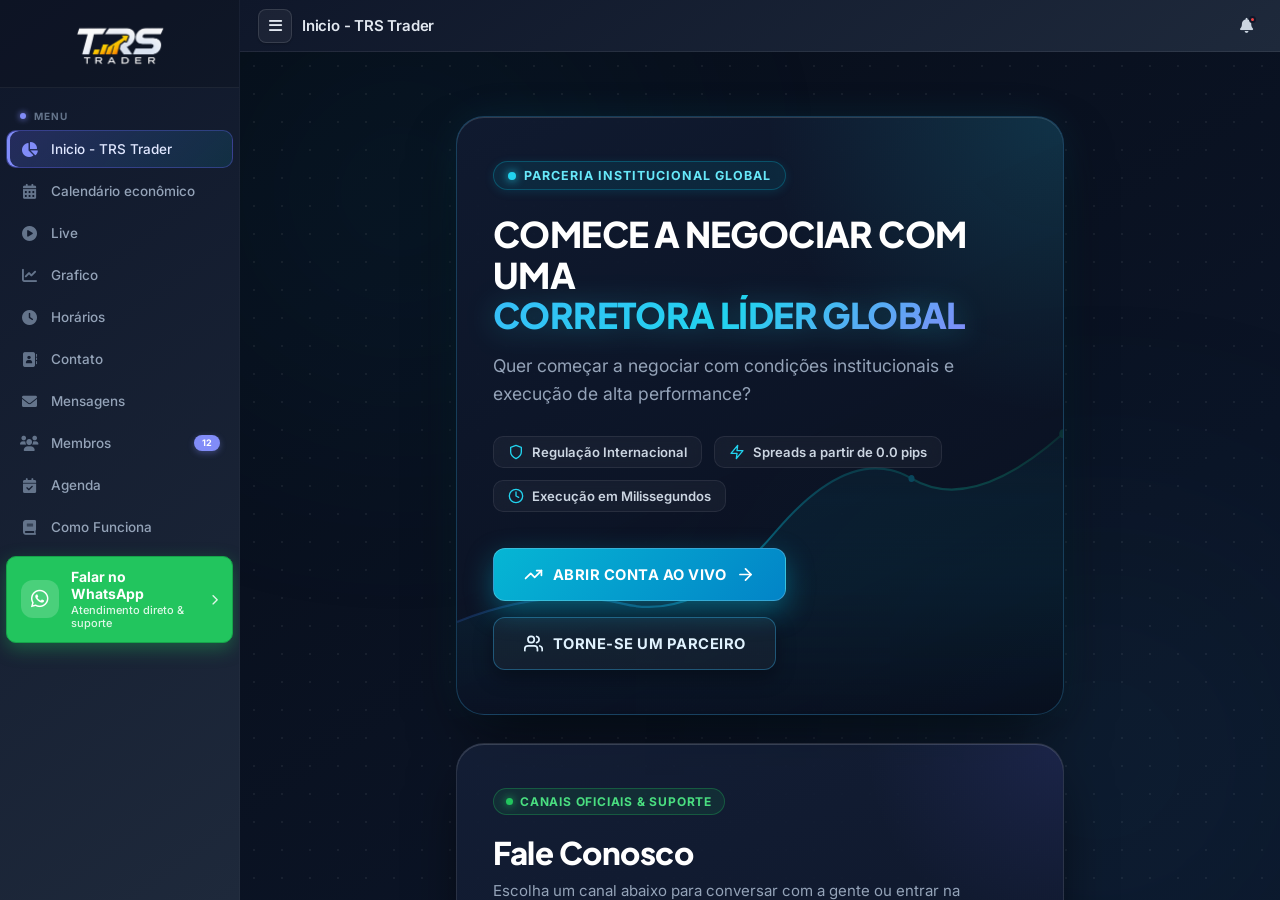
<file: index.html>
﻿<!DOCTYPE html>
<html lang="pt-BR">
<head>
    <meta charset="UTF-8" />
    <meta name="viewport" content="width=device-width, initial-scale=1.0" />
    <title>TRS Trader</title>
    <link rel="preconnect" href="https://fonts.googleapis.com" />
    <link rel="preconnect" href="https://fonts.gstatic.com" crossorigin />
    <link href="https://fonts.googleapis.com/css2?family=Inter:opsz,wght@14..32,400;14..32,500;14..32,600;14..32,700&display=swap" rel="stylesheet" />
    <link rel="stylesheet" href="https://cdnjs.cloudflare.com/ajax/libs/font-awesome/6.0.0-beta3/css/all.min.css" />
    <link rel="stylesheet" href="css/style.css" />
</head>
<body class="dashboard-page">

    <div class="sidebar-overlay" id="sidebarOverlay"></div>

    <aside id="sidebar">
        <div class="logo-wrap">
            <a href="index.html" class="logo-link">
                <img src="assets/logo.png" alt="TRS Trader" class="logo-img">
                <span class="logo-collapsed-text">TRS</span>
            </a>
        </div>
        <nav>
            <div class="nav-label">Menu</div>

            <a href="#" class="active" data-url="inicio.html">
                <i class="fas fa-chart-pie"></i>
                <span>Inicio - TRS Trader</span>
            </a>

            <a href="#" data-url="calendario.html">
                <i class="fas fa-calendar-alt"></i>
                <span>Calendário econômico</span>
            </a>

            <a href="#" data-url="youtube.com">
                <i class="fas fa-circle-play"></i>
                <span>Live</span>
            </a>

            <a href="#" data-url="grafico.html">
                <i class="fas fa-chart-line"></i>
                <span>Grafico</span>
            </a>

            <a href="#" data-url="horarios.html">
                <i class="fas fa-clock"></i>
                <span>Horários</span>
            </a>

            <a href="#" data-url="contato.html">
                <i class="fas fa-address-book"></i>
                <span>Contato</span>
            </a>

            <a href="#" data-url="mensagem.html">
                <i class="fas fa-envelope"></i>
                <span>Mensagens</span>
            </a>

            <a href="#" data-url="membros.html">
                <i class="fas fa-users"></i>
                <span>Membros</span>
                <span class="badge">12</span>
            </a>

            <a href="#" data-url="https://example.com/agenda">
                <i class="fas fa-calendar-check"></i>
                <span>Agenda</span>
            </a>

            <a href="#" data-url="pratica.html">
                <i class="fas fa-book"></i>
                <span>Como Funciona</span>
            </a>

            <a href="https://api.whatsapp.com/send/?phone=5565981505773&text=Ol%C3%A1%2C+gostaria+de+mais+informa%C3%A7%C3%B5es%21&type=phone_number&app_absent=0" target="_blank" rel="noopener noreferrer" class="menu-whatsapp-btn">
                <span class="menu-wpp-icon"><i class="fa-brands fa-whatsapp"></i></span>
                <span class="menu-wpp-text">
                    <span class="menu-wpp-title">Falar no WhatsApp</span>
                    <span class="menu-wpp-sub">Atendimento direto &amp; suporte</span>
                </span>
                <span class="menu-wpp-arrow" aria-hidden="true"><i class="fas fa-chevron-right"></i></span>
            </a>
        </nav>
    </aside>

    <main>
        <header>
            <div class="header-left">
                <button class="toggle-btn" id="toggleSidebar" aria-label="Alternar menu lateral" aria-expanded="true">
                    <i class="fas fa-bars"></i>
                </button>
                <div class="header-title">
                    <a href="index.html" class="logo-link">
                        <img src="assets/logo.png" alt="TRS Trader" class="header-logo">
                    </a><span>· Visão geral</span>
                </div>
            </div>
            <div class="header-actions">
                <button aria-label="Notificações" id="btnNotificacoes" onClick="abrirPopupLive()">
                    <i class="fas fa-bell"></i>
                    <span class="notif-dot"></span>
                </button>
            </div>
        </header>

        <div class="content">
            <iframe id="main-iframe" src="" title="Conteúdo do menu"></iframe>
        </div>
    </main>

    <script src="js/main.js"></script>

    <!-- Popup Horário de Lives -->
    <div class="modal" id="modalLive" role="dialog" aria-modal="true" aria-labelledby="popupLiveTitle">
        <div class="modal-backdrop" onClick="fecharPopupLive()"></div>
        <div class="modal-content" onClick="event.stopPropagation()">
            <div class="modal-header">
                <h3 id="popupLiveTitle">Horário de Lives</h3>
                <button class="modal-close" onClick="fecharPopupLive()">&times;</button>
            </div>
            <div class="modal-body">
                <p><strong>Segunda a Sexta-feira</strong></p>
                <p><strong>das 09:00 às 17:00</strong></p>
                <p style="font-size:0.9rem; color:#94a3b8; margin-top:1rem;">Acompanhe nossas lives diárias com análises de mercado.</p>
            </div>
        </div>
    </div>

    <script>
        function abrirPopupLive() {
            document.getElementById('modalLive').classList.add('active');
        }
        function fecharPopupLive() {
            document.getElementById('modalLive').classList.remove('active');
        }
        document.addEventListener('keydown', function(e) {
            if (e.key === 'Escape') fecharPopupLive();
        });
    </script>

   <!--Start of Tawk.to Script-->
<script type="text/javascript">
var Tawk_API=Tawk_API||{}, Tawk_LoadStart=new Date();
(function(){
var s1=document.createElement("script"),s0=document.getElementsByTagName("script")[0];
s1.async=true;
s1.src='https://embed.tawk.to/6adff160659e703472edfb3f/1k5tcdp16';
s1.charset='UTF-8';
s1.setAttribute('crossorigin','*');
s0.parentNode.insertBefore(s1,s0);
})();
</script>
<!--End of Tawk.to Script-->

</body>
</html>
</file>
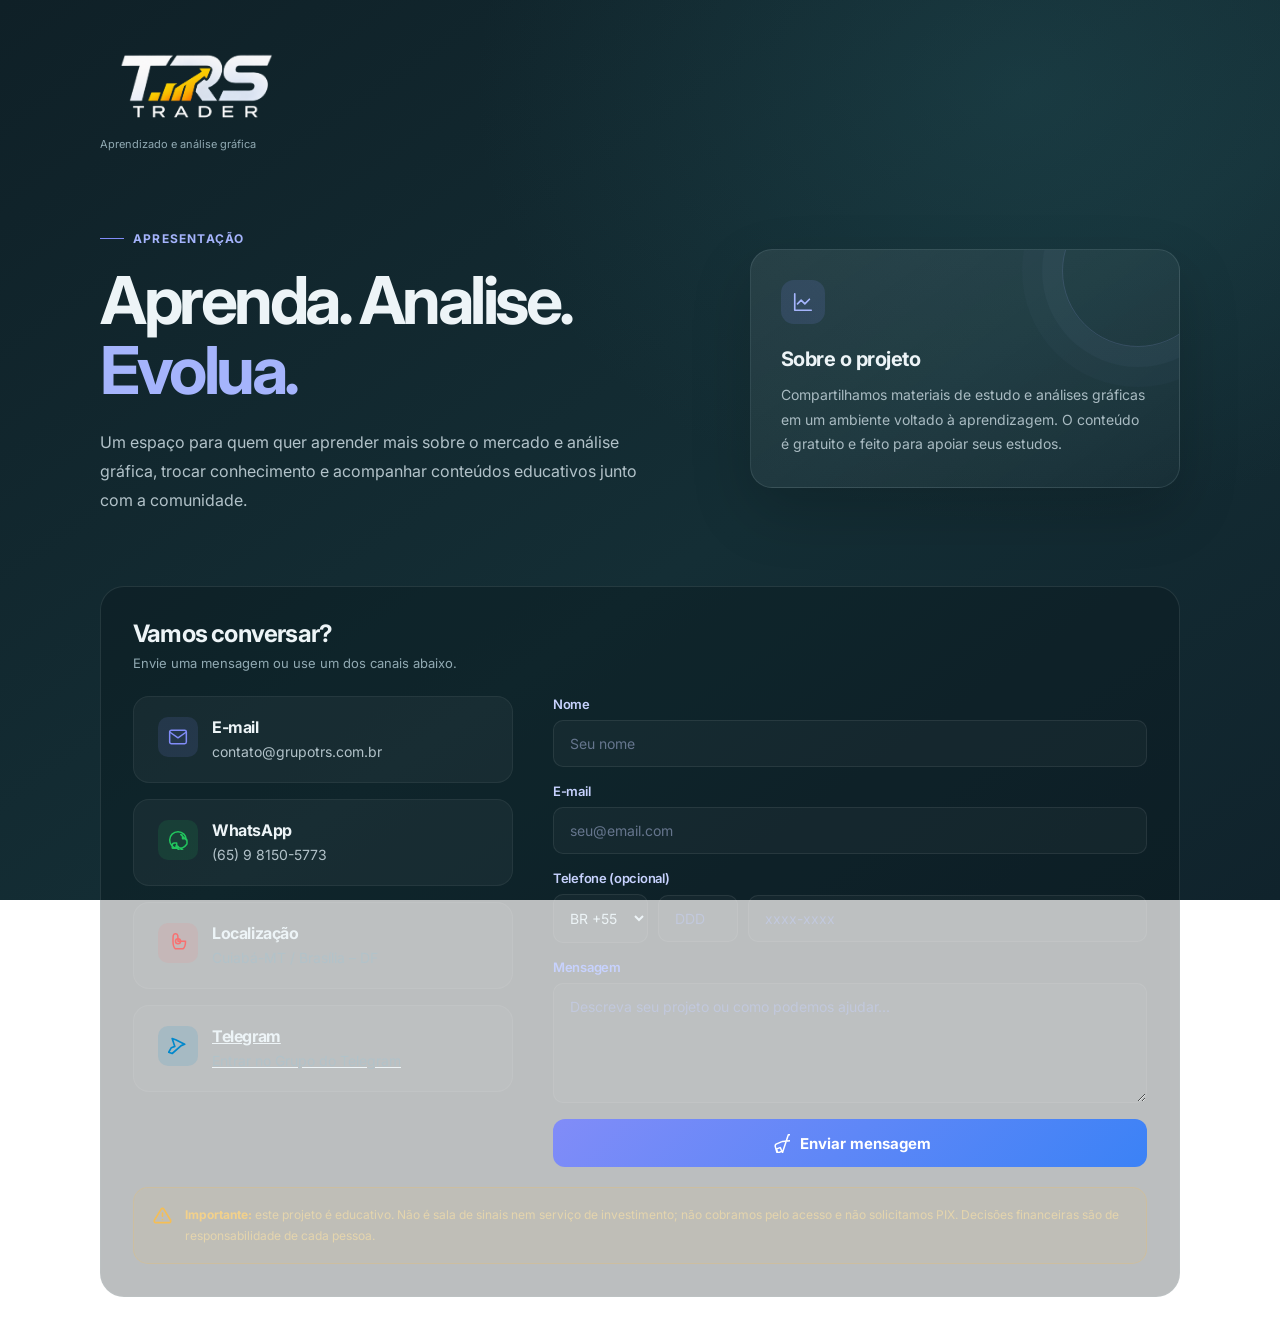
<file: contato.html>
﻿<!DOCTYPE html>
<html lang="pt-BR">
<head>
    <meta charset="UTF-8">
    <meta name="viewport" content="width=device-width, initial-scale=1.0">
    <meta name="theme-color" content="#0f2027">
    <meta name="description" content="Conheça o projeto TRS Trader e entre em contato pelos nossos canais oficiais.">
    <title>Apresentação e contato · TRS Trader</title>
    <link rel="preconnect" href="https://fonts.googleapis.com">
    <link rel="preconnect" href="https://fonts.gstatic.com" crossorigin>
    <link href="https://fonts.googleapis.com/css2?family=Inter:wght@400;500;600;700;800&display=swap" rel="stylesheet">
    <link rel="stylesheet" href="css/style.css" />
</head>
<body class="contato-page">
    <main class="page">
        <header class="topbar" aria-label="TRS Trader">
            <div>
                <a href="index.html" class="logo-link">
                    <img src="assets/logo.png" alt="TRS Trader" class="brand-logo">
                </a>
                <div class="brand-caption">Aprendizado e análise gráfica</div>
            </div>
        </header>

        <section class="hero" aria-labelledby="page-title">
            <div>
                <div class="eyebrow">Apresentação</div>
                <h1 id="page-title">Aprenda. Analise. <span>Evolua.</span></h1>
                <p class="intro">
                    Um espaço para quem quer aprender mais sobre o mercado e análise gráfica,
                    trocar conhecimento e acompanhar conteúdos educativos junto com a comunidade.
                </p>
            </div>

            <article class="about-card">
                <div class="card-icon" aria-hidden="true">
                    <svg viewBox="0 0 24 24" fill="none" stroke="currentColor" stroke-width="1.8" stroke-linecap="round" stroke-linejoin="round">
                        <path d="M3 3v18h18"></path>
                        <path d="m19 9-5 5-4-4-4 4"></path>
                    </svg>
                </div>
                <h2>Sobre o projeto</h2>
                <p>
                    Compartilhamos materiais de estudo e análises gráficas em um ambiente
                    voltado à aprendizagem. O conteúdo é gratuito e feito para apoiar seus estudos.
                </p>
            </article>
        </section>

        <section class="contact-section" aria-labelledby="contact-title">
            <div class="contact-heading">
                <div>
                    <h2 id="contact-title">Vamos conversar?</h2>
                    <p>Envie uma mensagem ou use um dos canais abaixo.</p>
                </div>
            </div>

            <div class="contact-container">
                <div class="contact-info">
                    <div class="info-card email-card">
                        <div class="info-icon" aria-hidden="true">
                            <svg viewBox="0 0 24 24" fill="none" stroke="currentColor" stroke-width="1.8" stroke-linecap="round" stroke-linejoin="round">
                                <path d="M4 4h16c1.1 0 2 .9 2 2v12c0 1.1-.9 2-2 2H4c-1.1 0-2-.9-2-2V6c0-1.1.9-2 2-2z"></path>
                                <polyline points="22,6 12,13 2,6"></polyline>
                            </svg>
                        </div>
                        <div class="info-content">
                            <h3>E-mail</h3>
                            <p>contato@grupotrs.com.br</p>
                        </div>
                    </div>

                    <div class="info-card whatsapp-card">
                        <div class="info-icon" aria-hidden="true">
                            <svg viewBox="0 0 24 24" fill="none" stroke="currentColor" stroke-width="1.8" stroke-linecap="round" stroke-linejoin="round">
                                <path d="M22 12c0-5.52-4.48-10-10-10S2 6.48 2 12c0 4.99 3.66 9.13 8.44 9.9v-6.3h-2.83c-1.88 0-2.56 1.41-2.56 2.83v2.83c0 .42.34.76.76.76h3.06c.42 0 .76-.34.76-.76v-2.07c0-.37.1-.74.27 1.05 1.73 3.26 5.45 4.51 5.45 4.51h3.27c-2.42-1.45-4.32-3.1-4.32-3.1-.84-.57-2.06-.72-2.06-.72-1.67-.73-1.13-1.83-1.13-1.83 0-.31.65.27.91.73 1.11 1.11 1.77 1.77 1.77 1.77h3.27s3.2-1.25 5.46-4.51c.17-.31.27-.68.27-1.05v-2.83c0-1.42-.68-2.83-2.56-2.83h-2.83v-2.83c0-1.16-.91-2.1-2.09-2.1z"></path>
                            </svg>
                        </div>
                        <div class="info-content">
                            <h3>WhatsApp</h3>
                            <p>(65) 9 8150-5773</p>
                        </div>
                    </div>

                    <div class="info-card location-card">
                        <div class="info-icon" aria-hidden="true">
                            <svg viewBox="0 0 24 24" fill="none" stroke="currentColor" stroke-width="1.8" stroke-linecap="round" stroke-linejoin="round">
                                <path d="M21 10c0 7-3 9-3 9H9s-3-2-3-9 0-9 3-9 3 2 3 9z"></path>
                                <circle cx="12" cy="10" r="3"></circle>
                            </svg>
                        </div>
                        <div class="info-content">
                            <h3>Localização</h3>
                            <p>Cuiabá-MT / Brasília – DF</p>
                        </div>
                    </div>

                    <a href="https://t.me/+8SCeDPBM7ndmMmUx" target="_blank" rel="noopener noreferrer" class="info-card telegram-card">
                        <div class="info-icon" aria-hidden="true">
                            <svg viewBox="0 0 24 24" fill="none" stroke="currentColor" stroke-width="2" stroke-linecap="round" stroke-linejoin="round">
                                <path d="M5 3l4.16 1.52L20 10l-4.16 1.52L5 21l-4.16-1.52L4 14l4.16-1.52L5 3z"></path>
                            </svg>
                        </div>
                        <div class="info-content">
                            <h3>Telegram</h3>
                            <p>Entrar no Grupo do Telegram</p>
                        </div>
                    </a>
                </div>

                <div class="contact-form-wrapper">
                    <form class="contact-form" id="formContato">
                        <div class="form-group">
                            <label class="form-label">Nome</label>
                            <input type="text" class="form-input" placeholder="Seu nome" name="nome" required />
                        </div>

                        <div class="form-group">
                            <label class="form-label">E-mail</label>
                            <input type="email" class="form-input" placeholder="seu@email.com" name="email" required />
                        </div>

                        <div class="form-group">
                            <label class="form-label">Telefone (opcional)</label>
                            <div class="phone-row">
                                <select class="form-select" name="ddi">
                                    <option value="+55">BR +55</option>
                                </select>
                                <input type="text" class="form-input phone-ddd" placeholder="DDD" name="ddd" maxlength="2" />
                                <input type="tel" class="form-input phone-number" placeholder="xxxx-xxxx" name="telefone" maxlength="9" />
                            </div>
                        </div>

                        <div class="form-group">
                            <label class="form-label">Mensagem</label>
                            <textarea class="form-textarea" placeholder="Descreva seu projeto ou como podemos ajudar..." name="mensagem" rows="5" required></textarea>
                        </div>

                        <button type="submit" class="btn-submit">
                            <svg class="btn-icon" viewBox="0 0 24 24" fill="none" stroke="currentColor" stroke-width="1.8" stroke-linecap="round" stroke-linejoin="round">
                                <path d="M22 2l-7 21.4a2 2 0 0 1-.15 1.55c-.2.4-.54.7-.94.7-.26 0-.52-.08-.76-.2l-3.5-1.6a.4.4 0 0 1-.24-.28l-1.5-4a.4.4 0 0 1 .12-.46l4-1.6a.4.4 0 0 1 .46.12l1.6 4a.4.4 0 0 1-.15.46l-4 1.6a2 2 0 0 1-.76.2c-.33 0-.63-.19-.84-.55l-2-7c-.3-1.15.07-2.33.94-3.02l7-3a1 1 0 0 1 .74-.16l21-2c.68-.18 1.25-.84 1.25-1.62V4c0-.78-.57-1.44-1.25-1.62z"></path>
                            </svg>
                            Enviar mensagem
                        </button>
                    </form>
                </div>
            </div>

            <div class="notice" role="note">
                <svg viewBox="0 0 24 24" fill="none" stroke="currentColor" stroke-width="2" stroke-linecap="round" stroke-linejoin="round" aria-hidden="true">
                    <path d="M10.3 3.9 1.8 18a2 2 0 0 0 1.7 3h17a2 2 0 0 0 1.7-3l-8.5-14.1a2 2 0 0 0-3.4 0Z"></path>
                    <path d="M12 9v4m0 4h.01"></path>
                </svg>
                <div>
                    <strong>Importante:</strong> este projeto é educativo. Não é sala de sinais nem serviço
                    de investimento; não cobramos pelo acesso e não solicitamos PIX. Decisões financeiras
                    são de responsabilidade de cada pessoa.
                </div>
            </div>
        </section>
    </main>

    <!-- Popup Horário de Lives -->
    <div class="modal" id="modalLive" role="dialog" aria-modal="true" aria-labelledby="popupLiveTitle">
        <div class="modal-backdrop" onclick="fecharPopupLive()"></div>
        <div class="modal-content" onclick="event.stopPropagation()">
            <div class="modal-header">
                <h3 id="popupLiveTitle">Horário de Lives</h3>
                <button class="modal-close" onclick="fecharPopupLive()">&times;</button>
            </div>
            <div class="modal-body">
                <p><strong>Segunda a Sexta-feira</strong></p>
                <p><strong>das 09:00 às 17:00</strong></p>
                <p style="font-size:0.9rem; color:#94a3b8; margin-top:1rem;">Acompanhe nossas lives diárias com análises de mercado.</p>
            </div>
        </div>
    </div>

    <script>
        function abrirPopupLive() {
            document.getElementById('modalLive').classList.add('active');
        }
        function fecharPopupLive() {
            document.getElementById('modalLive').classList.remove('active');
        }
        document.addEventListener('keydown', function(e) {
            if (e.key === 'Escape') fecharPopupLive();
        });

        // Formulário de contato → abre WhatsApp com a mensagem preenchida
        document.getElementById('formContato').addEventListener('submit', function(e) {
            e.preventDefault();

            const nome = this.elements['nome'].value.trim();
            const email = this.elements['email'].value.trim();
            const ddi = this.elements['ddi'].value;
            const ddd = this.elements['ddd'].value.trim();
            const telefone = this.elements['telefone'].value.trim();
            const mensagem = this.elements['mensagem'].value.trim();

            let texto = `Olá, me chamo *${nome}*.\n`;
            texto += `E-mail: ${email}\n`;
            if (ddd || telefone) {
                texto += `Telefone: ${ddi} (${ddd}) ${telefone}\n`;
            }
            texto += `\nMensagem: ${mensagem}`;

            const url = 'https://wa.me/5565981505773?text=' + encodeURIComponent(texto);
            window.open(url, '_blank');
        });
    </script>
</body>
</html>
</file>
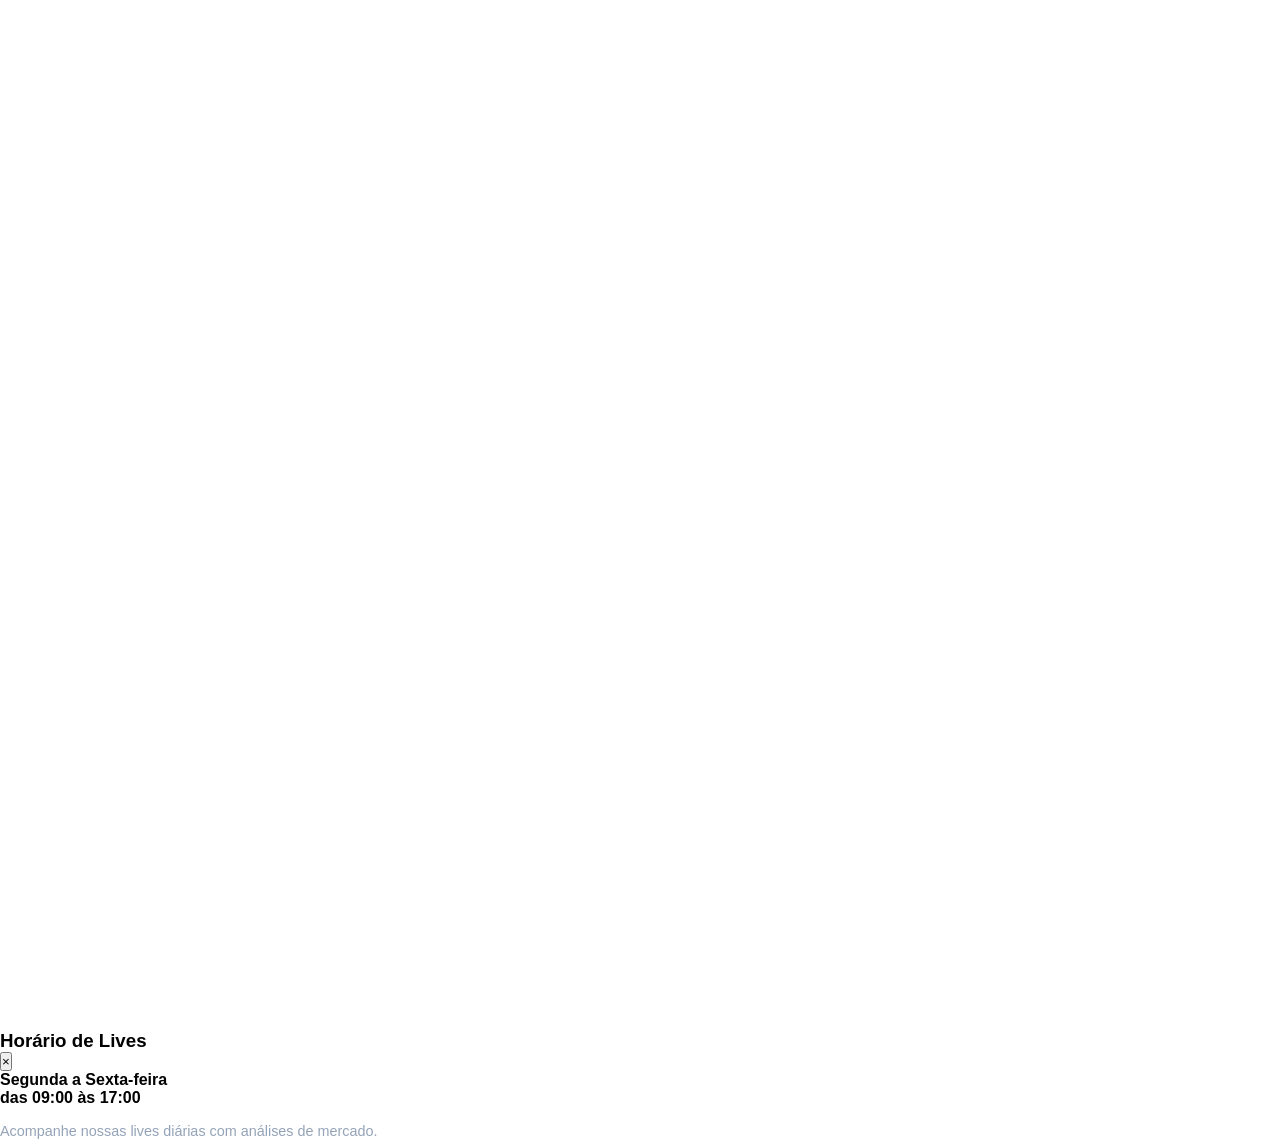
<file: grafico.html>
﻿<!DOCTYPE html>
<html lang="pt-BR">
<head>
    <meta charset="UTF-8">
    <meta name="viewport" content="width=device-width, initial-scale=1.0">
    <title>Analise Gold!</title>
    <style>
        * { margin: 0; padding: 0; box-sizing: border-box; }
        body { font-family: 'Segoe UI', sans-serif; background: #fff; }
        .chart-container { display: flex; flex-direction: column; gap: 10px; padding: 10px; }
        .chart-wrapper { width: 100%; }
    </style>
</head>
<body>
    <div class="chart-container">
        <div class="chart-wrapper">
            <!-- TradingView Widget BEGIN -->
            <div class="tradingview-widget-container" style="height:500px;width:100%">
                <div class="tradingview-widget-container__widget" style="height:calc(100% - 32px);width:100%"></div>
                <script type="text/javascript" src="https://s3.tradingview.com/external-embedding/embed-widget-advanced-chart.js" async>
                {
                "allow_symbol_change": true,
                "calendar": false,
                "details": false,
                "hide_side_toolbar": true,
                "hide_top_toolbar": false,
                "hide_legend": false,
                "hide_volume": false,
                "hotlist": false,
                "interval": "3",
                "locale": "br",
                "save_image": true,
                "style": "1",
                "symbol": "FOREXCOM:XAUUSD",
                "theme": "light",
                "timezone": "Etc/UTC",
                "backgroundColor": "#ffffff",
                "gridColor": "rgba(46, 46, 46, 0.06)",
                "watchlist": [],
                "withdateranges": false,
                "compareSymbols": [],
                "studies": [
                    "STD;EMA"
                ],
                "autosize": true,
                "height": 400
                }
                </script>
            </div>
            <!-- TradingView Widget END -->
        </div>
        <div class="chart-wrapper">
            <!-- TradingView Widget BEGIN -->
            <div class="tradingview-widget-container" style="height:500px;width:100%">
                <div class="tradingview-widget-container__widget" style="height:calc(100% - 32px);width:100%"></div>
                <script type="text/javascript" src="https://s3.tradingview.com/external-embedding/embed-widget-advanced-chart.js" async>
                {
                "allow_symbol_change": true,
                "calendar": false,
                "details": false,
                "hide_side_toolbar": true,
                "hide_top_toolbar": false,
                "hide_legend": false,
                "hide_volume": false,
                "hotlist": false,
                "interval": "5",
                "locale": "br",
                "save_image": true,
                "style": "1",
                "symbol": "FOREXCOM:XAUUSD",
                "theme": "light",
                "timezone": "Etc/UTC",
                "backgroundColor": "#ffffff",
                "gridColor": "rgba(46, 46, 46, 0.06)",
                "watchlist": [],
                "withdateranges": false,
                "compareSymbols": [],
                "studies": [
                    "STD;EMA"
                ],
                "autosize": true,
                "height": 400
                }
                </script>
            </div>
            <!-- TradingView Widget END -->
        </div>
    </div>

    <!-- Popup Horário de Lives -->
    <div class="modal" id="modalLive" role="dialog" aria-modal="true" aria-labelledby="popupLiveTitle">
        <div class="modal-backdrop" onclick="fecharPopupLive()"></div>
        <div class="modal-content" onclick="event.stopPropagation()">
            <div class="modal-header">
                <h3 id="popupLiveTitle">Horário de Lives</h3>
                <button class="modal-close" onclick="fecharPopupLive()">&times;</button>
            </div>
            <div class="modal-body">
                <p><strong>Segunda a Sexta-feira</strong></p>
                <p><strong>das 09:00 às 17:00</strong></p>
                <p style="font-size:0.9rem; color:#94a3b8; margin-top:1rem;">Acompanhe nossas lives diárias com análises de mercado.</p>
            </div>
        </div>
    </div>

    <script>
        function abrirPopupLive() {
            document.getElementById('modalLive').classList.add('active');
        }
        function fecharPopupLive() {
            document.getElementById('modalLive').classList.remove('active');
        }
        document.addEventListener('keydown', function(e) {
            if (e.key === 'Escape') fecharPopupLive();
        });
    </script>
</body>
</html>
</file>
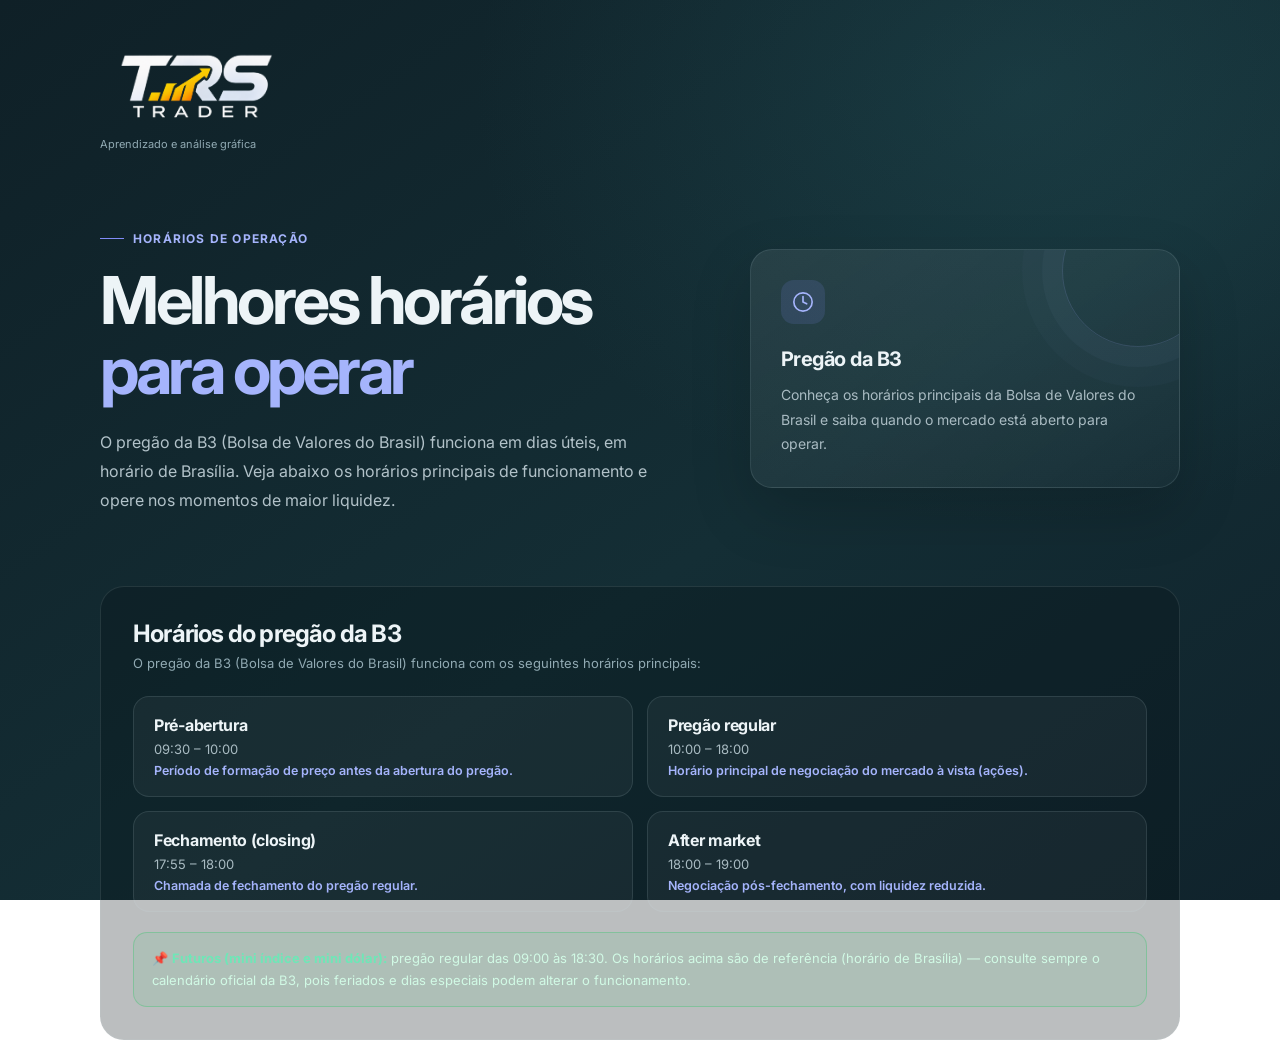
<file: horarios.html>
<!DOCTYPE html>
<html lang="pt-BR">
<head>
    <meta charset="UTF-8">
    <meta name="viewport" content="width=device-width, initial-scale=1.0">
    <meta name="theme-color" content="#0f2027">
    <meta name="description" content="Melhores horários para operar: horários principais do pregão da B3 (Bolsa de Valores do Brasil).">
    <title>Horários de Operação · TRS Trader</title>
    <link rel="preconnect" href="https://fonts.googleapis.com">
    <link rel="preconnect" href="https://fonts.gstatic.com" crossorigin>
    <link href="https://fonts.googleapis.com/css2?family=Inter:wght@400;500;600;700;800&display=swap" rel="stylesheet">
    <link rel="stylesheet" href="css/style.css" />
</head>
<body class="horarios-page">
    <main class="page">
        <header class="topbar" aria-label="TRS Trader">
            <div>
                <a href="index.html" class="logo-link">
                    <img src="assets/logo.png" alt="TRS Trader" class="brand-logo">
                </a>
                <div class="brand-caption">Aprendizado e análise gráfica</div>
            </div>
        </header>

        <section class="hero" aria-labelledby="page-title">
            <div>
                <div class="eyebrow">Horários de operação</div>
                <h1 id="page-title">Melhores horários <span>para operar</span></h1>
                <p class="intro">
                    O pregão da B3 (Bolsa de Valores do Brasil) funciona em dias úteis,
                    em horário de Brasília. Veja abaixo os horários principais de
                    funcionamento e opere nos momentos de maior liquidez.
                </p>
            </div>

            <article class="about-card">
                <div class="card-icon" aria-hidden="true">
                    <svg viewBox="0 0 24 24" fill="none" stroke="currentColor" stroke-width="1.8" stroke-linecap="round" stroke-linejoin="round">
                        <circle cx="12" cy="12" r="10"></circle>
                        <polyline points="12 6 12 12 16 14"></polyline>
                    </svg>
                </div>
                <h2>Pregão da B3</h2>
                <p>
                    Conheça os horários principais da Bolsa de Valores do Brasil e
                    saiba quando o mercado está aberto para operar.
                </p>
            </article>
        </section>

        <section class="contact-section" aria-labelledby="b3-title">
            <div class="contact-heading">
                <div>
                    <h2 id="b3-title">Horários do pregão da B3</h2>
                    <p>O pregão da B3 (Bolsa de Valores do Brasil) funciona com os seguintes horários principais:</p>
                </div>
            </div>

            <div class="fx-sessoes">
                <div class="fx-sessao">
                    <h3>Pré-abertura</h3>
                    <p class="fx-sessao-horas">09:30 – 10:00</p>
                    <p class="fx-sessao-local">Período de formação de preço antes da abertura do pregão.</p>
                </div>
                <div class="fx-sessao">
                    <h3>Pregão regular</h3>
                    <p class="fx-sessao-horas">10:00 – 18:00</p>
                    <p class="fx-sessao-local">Horário principal de negociação do mercado à vista (ações).</p>
                </div>
                <div class="fx-sessao">
                    <h3>Fechamento (closing)</h3>
                    <p class="fx-sessao-horas">17:55 – 18:00</p>
                    <p class="fx-sessao-local">Chamada de fechamento do pregão regular.</p>
                </div>
                <div class="fx-sessao">
                    <h3>After market</h3>
                    <p class="fx-sessao-horas">18:00 – 19:00</p>
                    <p class="fx-sessao-local">Negociação pós-fechamento, com liquidez reduzida.</p>
                </div>
            </div>

            <p class="fx-overlap">
                📌 <strong>Futuros (mini índice e mini dólar):</strong> pregão regular das 09:00 às 18:30. Os horários acima são de referência
                (horário de Brasília) — consulte sempre o calendário oficial da B3, pois feriados e
                dias especiais podem alterar o funcionamento.
            </p>
        </section>
    </main>

    <!-- Popup Horário de Lives -->
    <div class="modal" id="modalLive" role="dialog" aria-modal="true" aria-labelledby="popupLiveTitle">
        <div class="modal-backdrop" onclick="fecharPopupLive()"></div>
        <div class="modal-content" onclick="event.stopPropagation()">
            <div class="modal-header">
                <h3 id="popupLiveTitle">Horário de Lives</h3>
                <button class="modal-close" onclick="fecharPopupLive()">&times;</button>
            </div>
            <div class="modal-body">
                <p><strong>Segunda a Sexta-feira</strong></p>
                <p><strong>das 09:00 às 17:00</strong></p>
                <p style="font-size:0.9rem; color:#94a3b8; margin-top:1rem;">Acompanhe nossas lives diárias com análises de mercado.</p>
            </div>
        </div>
    </div>

    <script>
        function abrirPopupLive() {
            document.getElementById('modalLive').classList.add('active');
        }
        function fecharPopupLive() {
            document.getElementById('modalLive').classList.remove('active');
        }
        document.addEventListener('keydown', function(e) {
            if (e.key === 'Escape') fecharPopupLive();
        });
    </script>
</body>
</html>
</file>
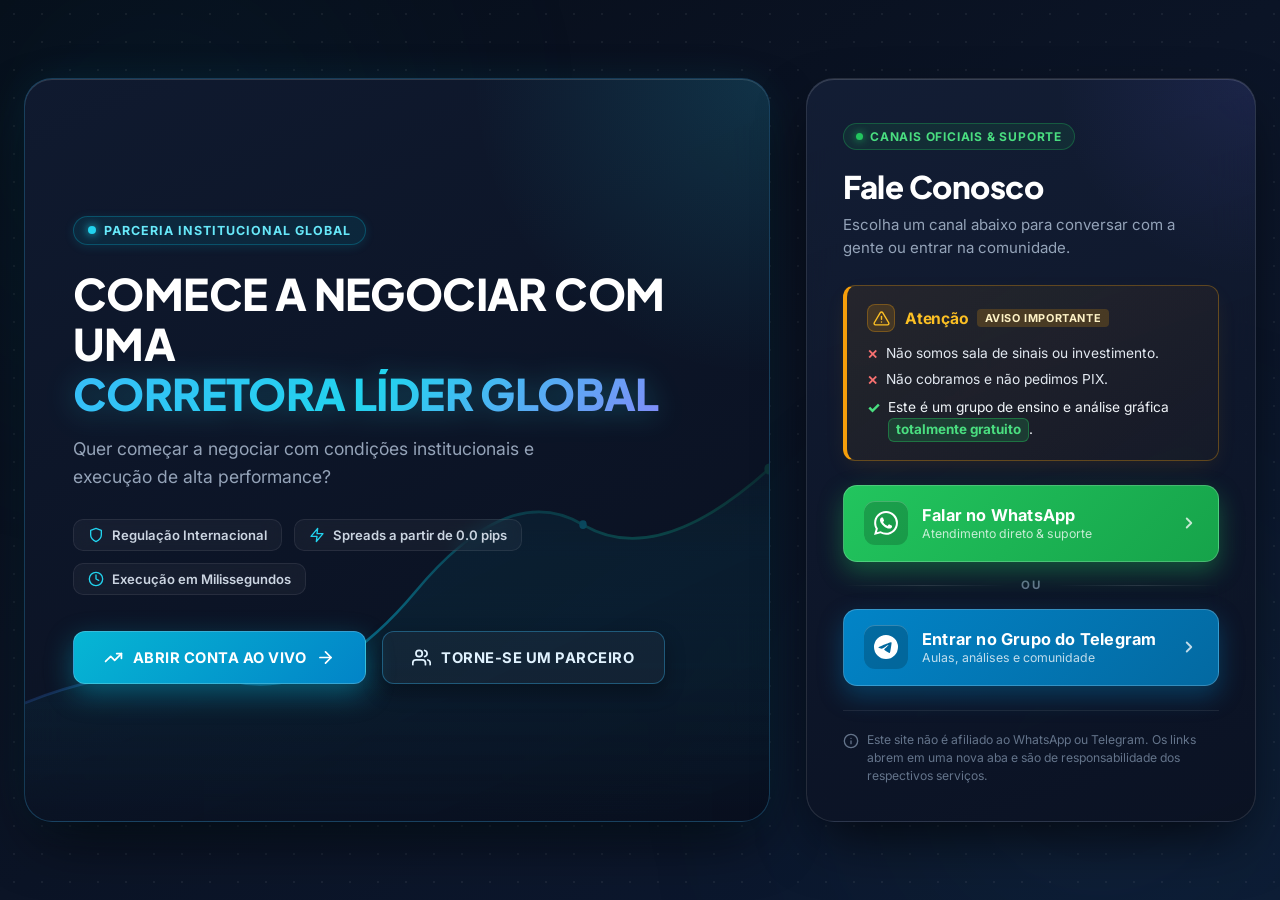
<file: inicio.html>
<!DOCTYPE html>
<html lang="pt-br">
<head>
    <meta charset="UTF-8">
    <meta name="viewport" content="width=device-width, initial-scale=1.0">
    <title>Fale Conosco - WhatsApp e Telegram · TRS Trader</title>
    <!-- Google Fonts -->
    <link rel="preconnect" href="https://fonts.googleapis.com">
    <link rel="preconnect" href="https://fonts.gstatic.com" crossorigin>
    <link href="https://fonts.googleapis.com/css2?family=Inter:wght@400;500;600;700;800&family=Plus+Jakarta+Sans:wght@600;700;800&display=swap" rel="stylesheet">
    <link rel="stylesheet" href="css/style.css" />
</head>
<body class="inicio-page">
    <!-- Ambient ambient glow effects -->
    <div class="ambient-glow glow-1" aria-hidden="true"></div>
    <div class="ambient-glow glow-2" aria-hidden="true"></div>

    <div class="layout">
        <!-- ================= BANNER CARD (ESQUERDA) ================= -->
        <section class="banner">
            <div class="banner-chart-bg" aria-hidden="true">
                <svg viewBox="0 0 800 400" preserveAspectRatio="none">
                    <defs>
                        <linearGradient id="chartGrad" x1="0" y1="0" x2="0" y2="1">
                            <stop offset="0%" stop-color="#06b6d4" stop-opacity="0.22"/>
                            <stop offset="100%" stop-color="#06b6d4" stop-opacity="0"/>
                        </linearGradient>
                        <linearGradient id="lineGrad" x1="0" y1="0" x2="1" y2="0">
                            <stop offset="0%" stop-color="#3b82f6" stop-opacity="0.3"/>
                            <stop offset="50%" stop-color="#06b6d4" stop-opacity="0.85"/>
                            <stop offset="100%" stop-color="#10b981" stop-opacity="0.8"/>
                        </linearGradient>
                    </defs>
                    <path d="M 0,280 Q 120,240 220,260 T 420,180 T 600,120 T 800,70 L 800,400 L 0,400 Z" fill="url(#chartGrad)"/>
                    <path d="M 0,280 Q 120,240 220,260 T 420,180 T 600,120 T 800,70" fill="none" stroke="url(#lineGrad)" stroke-width="2.5"/>
                    <circle cx="600" cy="120" r="4" fill="#06b6d4"/>
                    <circle cx="800" cy="70" r="5" fill="#10b981"/>
                </svg>
            </div>

            <div class="banner-content">
                <div class="banner-badge">
                    <span class="badge-dot"></span>
                    <span>Parceria Institucional Global</span>
                </div>

                <h2>COMECE A NEGOCIAR COM UMA <br><span class="banner-highlight">CORRETORA LÍDER GLOBAL</span></h2>
                
                <p class="banner-subtitle">Quer começar a negociar com condições institucionais e execução de alta performance?</p>

                <div class="banner-features">
                    <div class="feature-item">
                        <svg viewBox="0 0 24 24" fill="none" stroke="currentColor" stroke-width="2" stroke-linecap="round" stroke-linejoin="round">
                            <path d="M12 22s8-4 8-10V5l-8-3-8 3v7c0 6 8 10 8 10z"/>
                        </svg>
                        <span>Regulação Internacional</span>
                    </div>
                    <div class="feature-item">
                        <svg viewBox="0 0 24 24" fill="none" stroke="currentColor" stroke-width="2" stroke-linecap="round" stroke-linejoin="round">
                            <polygon points="13 2 3 14 12 14 11 22 21 10 12 10 13 2"/>
                        </svg>
                        <span>Spreads a partir de 0.0 pips</span>
                    </div>
                    <div class="feature-item">
                        <svg viewBox="0 0 24 24" fill="none" stroke="currentColor" stroke-width="2" stroke-linecap="round" stroke-linejoin="round">
                            <circle cx="12" cy="12" r="10"/>
                            <polyline points="12 6 12 12 16 14"/>
                        </svg>
                        <span>Execução em Milissegundos</span>
                    </div>
                </div>

                <div class="banner-buttons">
                    <a href="#" class="btn btn-live">
                        <svg viewBox="0 0 24 24" fill="none" stroke="currentColor" stroke-width="2.2" stroke-linecap="round" stroke-linejoin="round">
                            <polyline points="22 7 13.5 15.5 8.5 10.5 2 17"></polyline>
                            <polyline points="16 7 22 7 22 13"></polyline>
                        </svg>
                        <span>ABRIR CONTA AO VIVO</span>
                        <svg class="btn-arrow" viewBox="0 0 24 24" fill="none" stroke="currentColor" stroke-width="2.2" stroke-linecap="round" stroke-linejoin="round">
                            <line x1="5" y1="12" x2="19" y2="12"></line>
                            <polyline points="12 5 19 12 12 19"></polyline>
                        </svg>
                    </a>
                    <a href="#" class="btn btn-partner">
                        <svg viewBox="0 0 24 24" fill="none" stroke="currentColor" stroke-width="2.2" stroke-linecap="round" stroke-linejoin="round">
                            <path d="M17 21v-2a4 4 0 0 0-4-4H5a4 4 0 0 0-4 4v2"></path>
                            <circle cx="9" cy="7" r="4"></circle>
                            <path d="M23 21v-2a4 4 0 0 0-3-3.87"></path>
                            <path d="M16 3.13a4 4 0 0 1 0 7.75"></path>
                        </svg>
                        <span>TORNE-SE UM PARCEIRO</span>
                    </a>
                </div>
            </div>
        </section>

        <!-- ================= CARD FALE CONOSCO (DIREITA) ================= -->
        <div class="card">
            <div>
                <div class="card-status-badge">
                    <span class="status-indicator"></span>
                    <span>Canais Oficiais & Suporte</span>
                </div>

                <h1>Fale Conosco</h1>
                <p class="card-subtitle">Escolha um canal abaixo para conversar com a gente ou entrar na comunidade.</p>

                <!-- ================= AVISO ATUALIZADO ================= -->
                <div class="aviso" role="alert">
                    <div class="aviso-header">
                        <div class="aviso-icon-wrap">
                            <svg viewBox="0 0 24 24" fill="none" stroke="currentColor" stroke-width="2" stroke-linecap="round" stroke-linejoin="round">
                                <path d="M10.29 3.86L1.82 18a2 2 0 0 0 1.71 3h16.94a2 2 0 0 0 1.71-3L13.71 3.86a2 2 0 0 0-3.42 0z"></path>
                                <line x1="12" y1="9" x2="12" y2="13"></line>
                                <line x1="12" y1="17" x2="12.01" y2="17"></line>
                            </svg>
                        </div>
                        <div class="aviso-title-group">
                            <strong>Atenção</strong>
                            <span class="aviso-tag">Aviso Importante</span>
                        </div>
                    </div>
                    <div class="aviso-texto">
                        <div class="aviso-item">
                            <span class="bullet">✕</span>
                            <span>Não somos sala de sinais ou investimento.</span>
                        </div>
                        <div class="aviso-item">
                            <span class="bullet">✕</span>
                            <span>Não cobramos e não pedimos PIX.</span>
                        </div>
                        <div class="aviso-item highlight-item">
                            <span class="bullet-check">✓</span>
                            <span>Este é um grupo de ensino e análise gráfica <strong class="badge-free">totalmente gratuito</strong>.</span>
                        </div>
                    </div>
                </div>
                <!-- ============== FIM DO AVISO ============== -->

                <div class="buttons">
                    <!-- BOTÃO WHATSAPP -->
                    <a 
                        class="btn btn-whatsapp" 
                        href="https://wa.me/5565981505773?text=Ol%C3%A1%2C%20gostaria%20de%20mais%20informa%C3%A7%C3%B5es!" 
                        target="_blank" 
                        rel="noopener noreferrer"
                    >
                        <div class="btn-icon">
                            <svg viewBox="0 0 24 24" fill="currentColor">
                                <path d="M17.472 14.382c-.297-.149-1.758-.867-2.03-.967-.273-.099-.471-.148-.67.15-.197.297-.767.966-.94 1.164-.173.199-.347.223-.644.075-.297-.15-1.255-.463-2.39-1.475-.883-.788-1.48-1.761-1.653-2.059-.173-.297-.018-.458.13-.606.134-.133.298-.347.446-.52.149-.174.198-.298.298-.497.099-.198.05-.371-.025-.52-.075-.149-.669-1.612-.916-2.207-.242-.579-.487-.5-.669-.51-.173-.008-.371-.01-.57-.01-.198 0-.52.074-.792.372-.272.297-1.04 1.016-1.04 2.479 0 1.462 1.065 2.875 1.213 3.074.149.198 2.096 3.2 5.077 4.487.709.306 1.262.489 1.694.625.712.227 1.36.195 1.871.118.571-.085 1.758-.719 2.006-1.413.248-.694.248-1.289.173-1.413-.074-.124-.272-.198-.57-.347m-5.421 7.403h-.004a9.87 9.87 0 01-5.031-1.378l-.361-.214-3.741.982.998-3.648-.235-.374a9.86 9.86 0 01-1.51-5.26c.001-5.45 4.436-9.884 9.888-9.884 2.64 0 5.122 1.03 6.988 2.898a9.825 9.825 0 012.893 6.994c-.003 5.45-4.437 9.884-9.885 9.884m8.413-18.297A11.815 11.815 0 0012.05 0C5.495 0 .16 5.335.157 11.892c0 2.096.547 4.142 1.588 5.945L.057 24l6.305-1.654a11.882 11.882 0 005.683 1.448h.005c6.554 0 11.89-5.335 11.893-11.893a11.821 11.821 0 00-3.48-8.413z"/>
                            </svg>
                        </div>
                        <div class="btn-text-content">
                            <span class="btn-main-label">Falar no WhatsApp</span>
                            <span class="btn-sub-label">Atendimento direto & suporte</span>
                        </div>
                        <svg class="btn-chevron" viewBox="0 0 24 24" fill="none" stroke="currentColor" stroke-width="2.5" stroke-linecap="round" stroke-linejoin="round">
                            <polyline points="9 18 15 12 9 6"></polyline>
                        </svg>
                    </a>

                    <div class="divider">
                        <span>ou</span>
                    </div>

                    <!-- BOTÃO TELEGRAM -->
                    <a 
                        class="btn btn-telegram" 
                        href="https://t.me/+8SCeDPBM7ndmMmUx" 
                        target="_blank" 
                        rel="noopener noreferrer"
                    >
                        <div class="btn-icon">
                            <svg viewBox="0 0 24 24" fill="currentColor">
                                <path d="M11.944 0A12 12 0 0 0 0 12a12 12 0 0 0 12 12 12 12 0 0 0 12-12A12 12 0 0 0 12 0a12 12 0 0 0-.056 0zm4.962 7.224c.1-.002.321.023.465.14a.506.506 0 0 1 .171.325c.016.093.036.306.02.472-.18 1.898-.962 6.502-1.36 8.627-.168.9-.499 1.201-.82 1.23-.696.065-1.225-.46-1.9-.902-1.056-.693-1.653-1.124-2.678-1.8-1.185-.78-.417-1.21.258-1.91.177-.184 3.247-2.977 3.307-3.23.007-.032.014-.15-.056-.212s-.174-.041-.249-.024c-.106.024-1.793 1.14-5.061 3.345-.48.33-.913.49-1.302.48-.428-.008-1.252-.241-1.865-.44-.752-.245-1.349-.374-1.297-.789.027-.216.325-.437.893-.663 3.498-1.524 5.83-2.529 6.998-3.014 3.332-1.386 4.025-1.627 4.476-1.635z"/>
                            </svg>
                        </div>
                        <div class="btn-text-content">
                            <span class="btn-main-label">Entrar no Grupo do Telegram</span>
                            <span class="btn-sub-label">Aulas, análises e comunidade</span>
                        </div>
                        <svg class="btn-chevron" viewBox="0 0 24 24" fill="none" stroke="currentColor" stroke-width="2.5" stroke-linecap="round" stroke-linejoin="round">
                            <polyline points="9 18 15 12 9 6"></polyline>
                        </svg>
                    </a>
                </div>
            </div>

            <!-- ============ AVISO NO RODAPÉ ============ -->
            <div class="footer-aviso">
                <svg viewBox="0 0 24 24" fill="none" stroke="currentColor" stroke-width="2" stroke-linecap="round" stroke-linejoin="round">
                    <circle cx="12" cy="12" r="10"></circle>
                    <line x1="12" y1="16" x2="12" y2="12"></line>
                    <line x1="12" y1="8" x2="12.01" y2="8"></line>
                </svg>
                <span>Este site não é afiliado ao WhatsApp ou Telegram. Os links abrem em uma nova aba e são de responsabilidade dos respectivos serviços.</span>
            </div>
        </div>
    </div>

    <!-- Popup Horário de Lives -->
    <div class="modal" id="modalLive" role="dialog" aria-modal="true" aria-labelledby="popupLiveTitle">
        <div class="modal-backdrop" onclick="fecharPopupLive()"></div>
        <div class="modal-content" onclick="event.stopPropagation()">
            <div class="modal-header">
                <h3 id="popupLiveTitle">Horário de Lives</h3>
                <button class="modal-close" onclick="fecharPopupLive()">&times;</button>
            </div>
            <div class="modal-body">
                <p><strong>Segunda a Sexta-feira</strong></p>
                <p><strong>das 09:00 às 17:00</strong></p>
                <p style="font-size:0.9rem; color:#94a3b8; margin-top:1rem;">Acompanhe nossas lives diárias com análises de mercado.</p>
            </div>
        </div>
    </div>

    <script>
        function abrirPopupLive() {
            document.getElementById('modalLive').classList.add('active');
        }
        function fecharPopupLive() {
            document.getElementById('modalLive').classList.remove('active');
        }
        document.addEventListener('keydown', function(e) {
            if (e.key === 'Escape') fecharPopupLive();
        });
    </script>
</body>
</html>
</file>
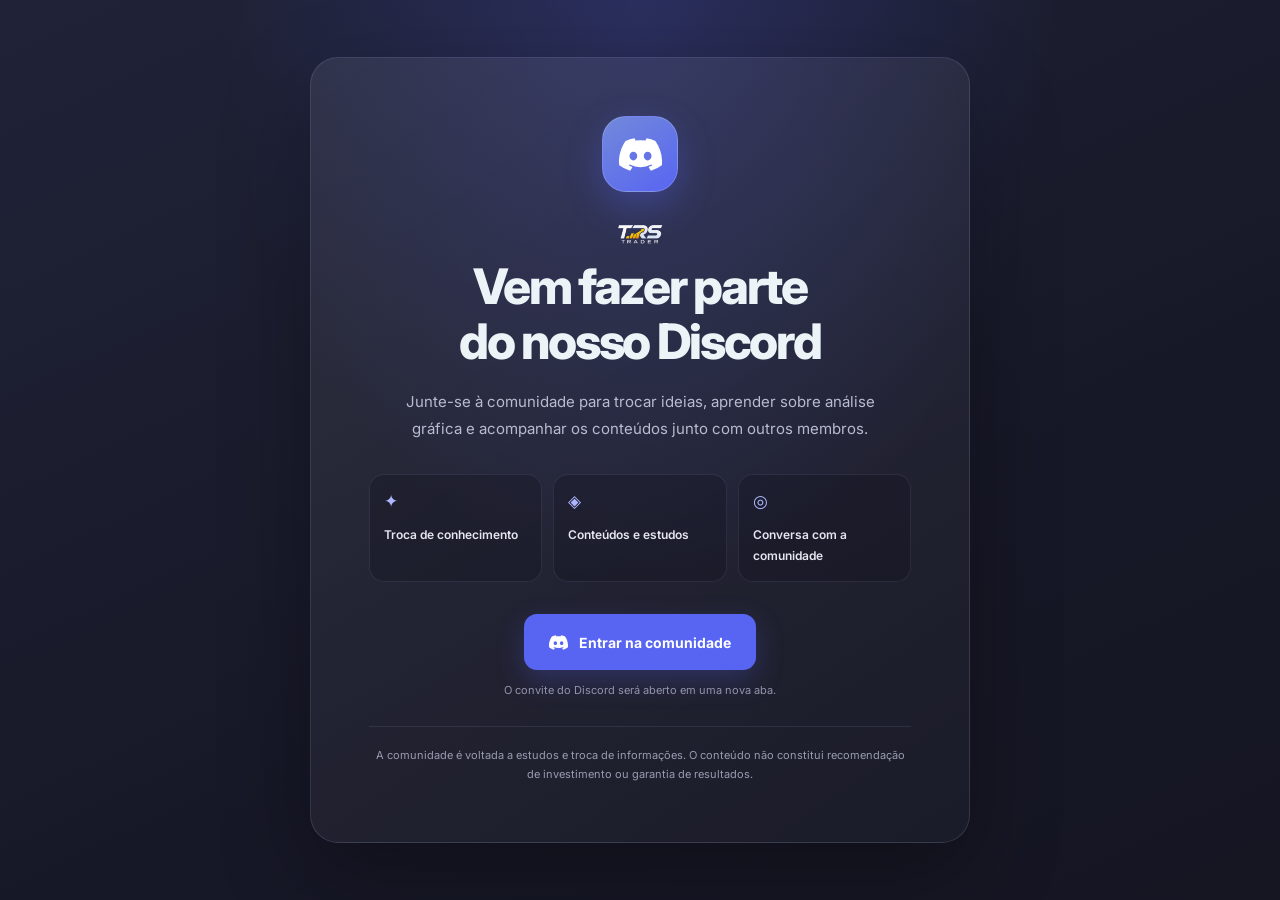
<file: membros.html>
﻿<!DOCTYPE html>
<html lang="pt-BR">
<head>
    <meta charset="UTF-8">
    <meta name="viewport" content="width=device-width, initial-scale=1.0">
    <meta name="theme-color" content="#202338">
    <meta name="description" content="Faça parte da comunidade TRS Trader no Discord.">
    <title>Entre para a comunidade · TRS Trader</title>
    <link rel="preconnect" href="https://fonts.googleapis.com">
    <link rel="preconnect" href="https://fonts.gstatic.com" crossorigin>
    <link href="https://fonts.googleapis.com/css2?family=Inter:wght@400;500;600;700;800&display=swap" rel="stylesheet">
    <link rel="stylesheet" href="css/style.css" />
</head>
<body class="membros-page">
    <main class="invite">
        <div class="discord-mark" aria-hidden="true">
            <svg viewBox="0 0 127.14 96.36" fill="currentColor">
                <path d="M107.7 8.07A105.15 105.15 0 0 0 81.47 0a72.06 72.06 0 0 0-3.36 6.88 97.68 97.68 0 0 0-29.08 0A72.37 72.37 0 0 0 45.67 0a105.89 105.89 0 0 0-26.25 8.09C2.83 32.65-1.66 56.58.58 80.17a105.73 105.73 0 0 0 32.2 16.19 77.7 77.7 0 0 0 6.9-11.14 68.42 68.42 0 0 1-10.87-5.18c.91-.66 1.8-1.35 2.66-2.05a75.75 75.75 0 0 0 64.32 0c.87.75 1.76 1.44 2.66 2.1a68.68 68.68 0 0 1-10.89 5.16 77 77 0 0 0 6.9 11.14 105.25 105.25 0 0 0 32.22-16.18c2.63-27.36-4.5-51.06-18.98-72.14ZM42.45 65.69c-6.27 0-11.45-5.76-11.45-12.84S36.06 40 42.45 40s11.56 5.82 11.45 12.85c0 7.08-5.06 12.84-11.45 12.84Zm42.24 0c-6.27 0-11.45-5.76-11.45-12.84S78.3 40 84.69 40s11.56 5.82 11.45 12.85c0 7.08-5.06 12.84-11.45 12.84Z"></path>
            </svg>
        </div>

        <a href="index.html" class="logo-link">
            <img src="assets/logo.png" alt="TRS Trader" class="eyebrow-logo">
        </a>
        <h1>Vem fazer parte<br>do nosso Discord</h1>
        <p class="intro">
            Junte-se à comunidade para trocar ideias, aprender sobre análise gráfica
            e acompanhar os conteúdos junto com outros membros.
        </p>

        <section class="benefits" aria-label="O que você encontra na comunidade">
            <div class="benefit">
                <span class="benefit-icon" aria-hidden="true">✦</span>
                <span class="benefit-text">Troca de conhecimento</span>
            </div>
            <div class="benefit">
                <span class="benefit-icon" aria-hidden="true">◈</span>
                <span class="benefit-text">Conteúdos e estudos</span>
            </div>
            <div class="benefit">
                <span class="benefit-icon" aria-hidden="true">◎</span>
                <span class="benefit-text">Conversa com a comunidade</span>
            </div>
        </section>

        <a class="join-button" href="https://discord.gg/4QK3xXhNm" target="_blank" rel="noopener noreferrer">
            <svg viewBox="0 0 127.14 96.36" fill="currentColor" aria-hidden="true">
                <path d="M107.7 8.07A105.15 105.15 0 0 0 81.47 0a72.06 72.06 0 0 0-3.36 6.88 97.68 97.68 0 0 0-29.08 0A72.37 72.37 0 0 0 45.67 0a105.89 105.89 0 0 0-26.25 8.09C2.83 32.65-1.66 56.58.58 80.17a105.73 105.73 0 0 0 32.2 16.19 77.7 77.7 0 0 0 6.9-11.14 68.42 68.42 0 0 1-10.87-5.18c.91-.66 1.8-1.35 2.66-2.05a75.75 75.75 0 0 0 64.32 0c.87.75 1.76 1.44 2.66 2.1a68.68 68.68 0 0 1-10.89 5.16 77 77 0 0 0 6.9 11.14 105.25 105.25 0 0 0 32.22-16.18c2.63-27.36-4.5-51.06-18.98-72.14ZM42.45 65.69c-6.27 0-11.45-5.76-11.45-12.84S36.06 40 42.45 40s11.56 5.82 11.45 12.85c0 7.08-5.06 12.84-11.45 12.84Zm42.24 0c-6.27 0-11.45-5.76-11.45-12.84S78.3 40 84.69 40s11.56 5.82 11.45 12.85c0 7.08-5.06 12.84-11.45 12.84Z"></path>
            </svg>
            Entrar na comunidade
        </a>
        <p class="new-tab-note">O convite do Discord será aberto em uma nova aba.</p>

        <p class="disclaimer">
            A comunidade é voltada a estudos e troca de informações. O conteúdo não constitui
            recomendação de investimento ou garantia de resultados.
        </p>
    </main>

    <!-- Popup Horário de Lives -->
    <div class="modal" id="modalLive" role="dialog" aria-modal="true" aria-labelledby="popupLiveTitle">
        <div class="modal-backdrop" onclick="fecharPopupLive()"></div>
        <div class="modal-content" onclick="event.stopPropagation()">
            <div class="modal-header">
                <h3 id="popupLiveTitle">Horário de Lives</h3>
                <button class="modal-close" onclick="fecharPopupLive()">&times;</button>
            </div>
            <div class="modal-body">
                <p><strong>Segunda a Sexta-feira</strong></p>
                <p><strong>das 09:00 às 17:00</strong></p>
                <p style="font-size:0.9rem; color:#94a3b8; margin-top:1rem;">Acompanhe nossas lives diárias com análises de mercado.</p>
            </div>
        </div>
    </div>

    <script>
        function abrirPopupLive() {
            document.getElementById('modalLive').classList.add('active');
        }
        function fecharPopupLive() {
            document.getElementById('modalLive').classList.remove('active');
        }
        document.addEventListener('keydown', function(e) {
            if (e.key === 'Escape') fecharPopupLive();
        });
    </script>
</body>
</html>
</file>
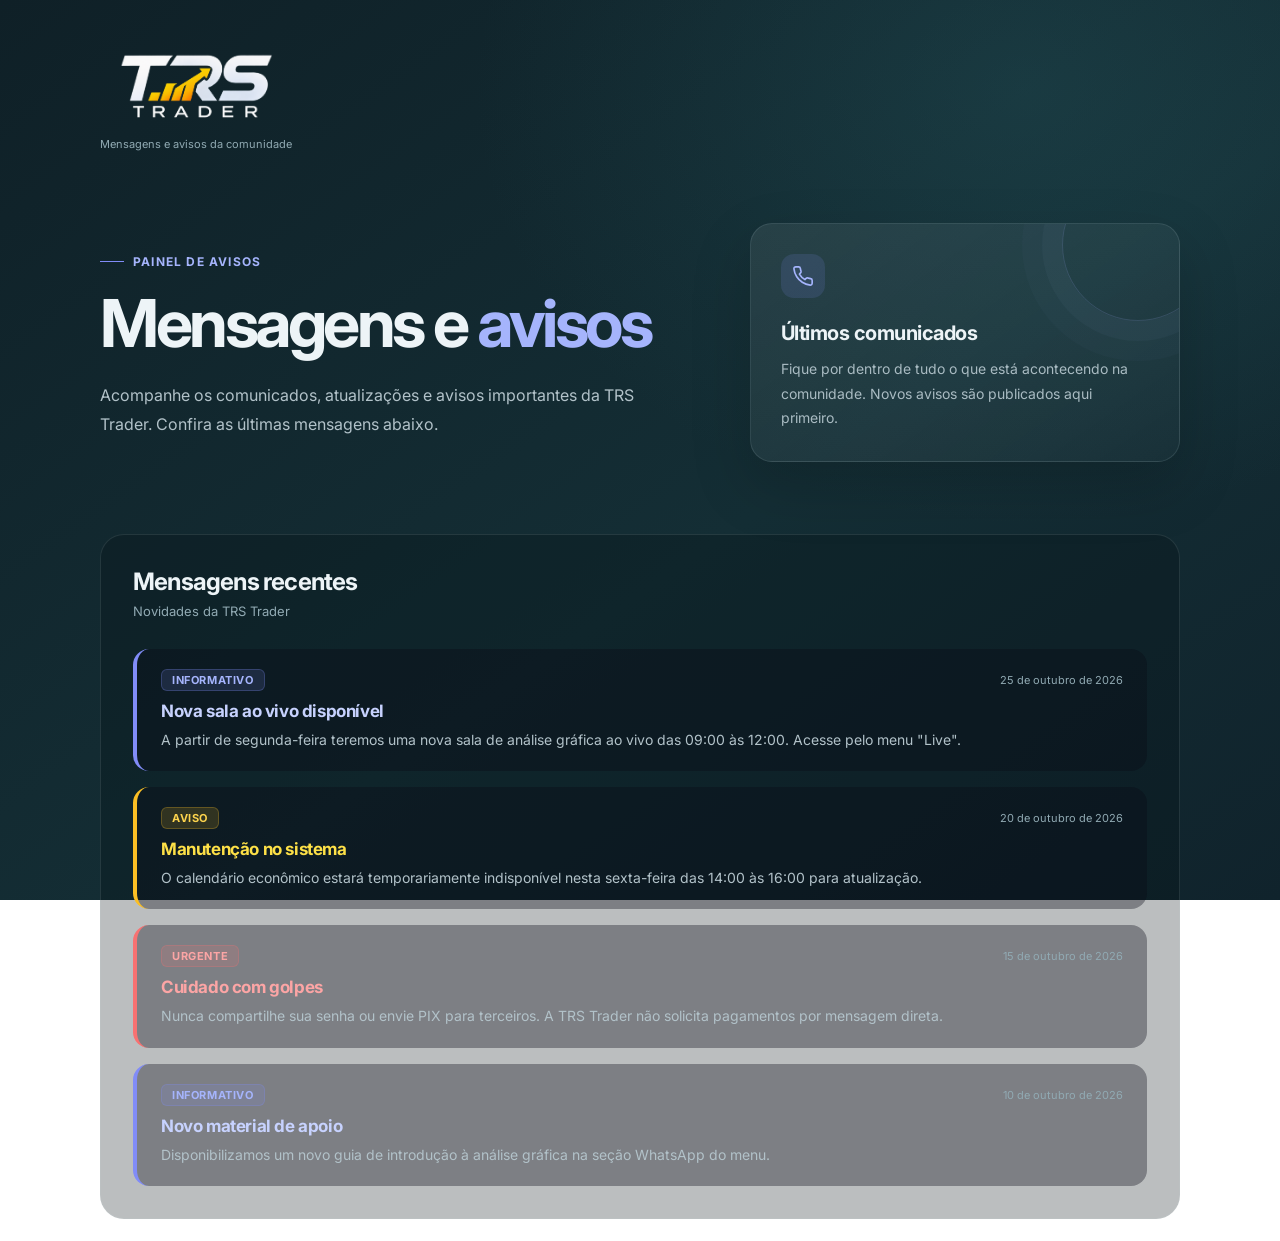
<file: mensagem.html>
<!DOCTYPE html>
<html lang="pt-BR">
<head>
    <meta charset="UTF-8">
    <meta name="viewport" content="width=device-width, initial-scale=1.0">
    <meta name="theme-color" content="#0f2027">
    <meta name="description" content="Mensagens e avisos do TRS Trader.">
    <title>Mensagens e Avisos · TRS Trader</title>
    <link rel="preconnect" href="https://fonts.googleapis.com" />
    <link rel="preconnect" href="https://fonts.gstatic.com" crossorigin />
    <link href="https://fonts.googleapis.com/css2?family=Inter:wght@400;500;600;700;800&display=swap" rel="stylesheet" />
    <link rel="stylesheet" href="css/style.css" />
</head>
<body class="mensagem-page">
    <main class="page">
        <header class="topbar" aria-label="TRS Trader">
            <div>
                <a href="index.html" class="logo-link">
                    <img src="assets/logo.png" alt="TRS Trader" class="brand-logo">
                </a>
                <div class="brand-caption">Mensagens e avisos da comunidade</div>
            </div>
        </header>

        <section class="hero" aria-labelledby="page-title">
            <div>
                <div class="eyebrow">Painel de avisos</div>
                <h1 id="page-title">Mensagens e <span>avisos</span></h1>
                <p class="intro">
                    Acompanhe os comunicados, atualizações e avisos importantes da TRS Trader.
                    Confira as últimas mensagens abaixo.
                </p>
            </div>

            <article class="about-card">
                <div class="card-icon" aria-hidden="true">
                    <svg viewBox="0 0 24 24" fill="none" stroke="currentColor" stroke-width="1.8" stroke-linecap="round" stroke-linejoin="round">
                        <path d="M22 16.92v3a2 2 0 0 1-2.18 2 19.79 19.79 0 0 1-8.63-3.07 19.5 19.5 0 0 1-6-6 19.79 19.79 0 0 1-3.07-8.67A2 2 0 0 1 4.11 2h3a2 2 0 0 1 2 1.72 12.84 12.84 0 0 0 .7 2.81 2 2 0 0 1-.45 2.11L8.09 9.91a16 16 0 0 0 6 6l1.27-1.27a2 2 0 0 1 2.11-.45 12.84 12.84 0 0 0 2.81.7A2 2 0 0 1 22 16.92z"></path>
                    </svg>
                </div>
                <h2>Últimos comunicados</h2>
                <p>
                    Fique por dentro de tudo o que está acontecendo na comunidade.
                    Novos avisos são publicados aqui primeiro.
                </p>
            </article>
        </section>

        <section class="contact-section" aria-labelledby="msgs-title">
            <div class="contact-heading">
                <div>
                    <h2 id="msgs-title">Mensagens recentes</h2>
                    <p>Novidades da TRS Trader</p>
                </div>
            </div>

            <div class="mensagens-lista">
                <div class="msg-card msg-info">
                    <div class="msg-header">
                        <span class="msg-tag">Informativo</span>
                        <span class="msg-data">25 de outubro de 2026</span>
                    </div>
                    <h3>Nova sala ao vivo disponível</h3>
                    <p>
                        A partir de segunda-feira teremos uma nova sala de análise gráfica ao vivo
                        das 09:00 às 12:00. Acesse pelo menu "Live".
                    </p>
                </div>

                <div class="msg-card msg-aviso">
                    <div class="msg-header">
                        <span class="msg-tag">Aviso</span>
                        <span class="msg-data">20 de outubro de 2026</span>
                    </div>
                    <h3>Manutenção no sistema</h3>
                    <p>
                        O calendário econômico estará temporariamente indisponível nesta sexta-feira
                        das 14:00 às 16:00 para atualização.
                    </p>
                </div>

                <div class="msg-card msg-urgente">
                    <div class="msg-header">
                        <span class="msg-tag">Urgente</span>
                        <span class="msg-data">15 de outubro de 2026</span>
                    </div>
                    <h3>Cuidado com golpes</h3>
                    <p>
                        Nunca compartilhe sua senha ou envie PIX para terceiros. A TRS Trader não
                        solicita pagamentos por mensagem direta.
                    </p>
                </div>

                <div class="msg-card msg-info">
                    <div class="msg-header">
                        <span class="msg-tag">Informativo</span>
                        <span class="msg-data">10 de outubro de 2026</span>
                    </div>
                    <h3>Novo material de apoio</h3>
                    <p>
                        Disponibilizamos um novo guia de introdução à análise gráfica na seção
                        WhatsApp do menu.
                    </p>
                </div>
            </div>

            <div class="msg-empty" style="display:none;">
                <p>Nenhum aviso novo no momento.</p>
            </div>
        </section>
    </main>

    <!-- Popup Horário de Lives -->
    <div class="modal" id="modalLive" role="dialog" aria-modal="true" aria-labelledby="popupLiveTitle">
        <div class="modal-backdrop" onclick="fecharPopupLive()"></div>
        <div class="modal-content" onclick="event.stopPropagation()">
            <div class="modal-header">
                <h3 id="popupLiveTitle">Horário de Lives</h3>
                <button class="modal-close" onclick="fecharPopupLive()">&times;</button>
            </div>
            <div class="modal-body">
                <p><strong>Segunda a Sexta-feira</strong></p>
                <p><strong>das 09:00 às 17:00</strong></p>
                <p style="font-size:0.9rem; color:#94a3b8; margin-top:1rem;">Acompanhe nossas lives diárias com análises de mercado.</p>
            </div>
        </div>
    </div>

    <script>
        function abrirPopupLive() {
            document.getElementById('modalLive').classList.add('active');
        }
        function fecharPopupLive() {
            document.getElementById('modalLive').classList.remove('active');
        }
        document.addEventListener('keydown', function(e) {
            if (e.key === 'Escape') fecharPopupLive();
        });
    </script>
</body>
</html>
</file>
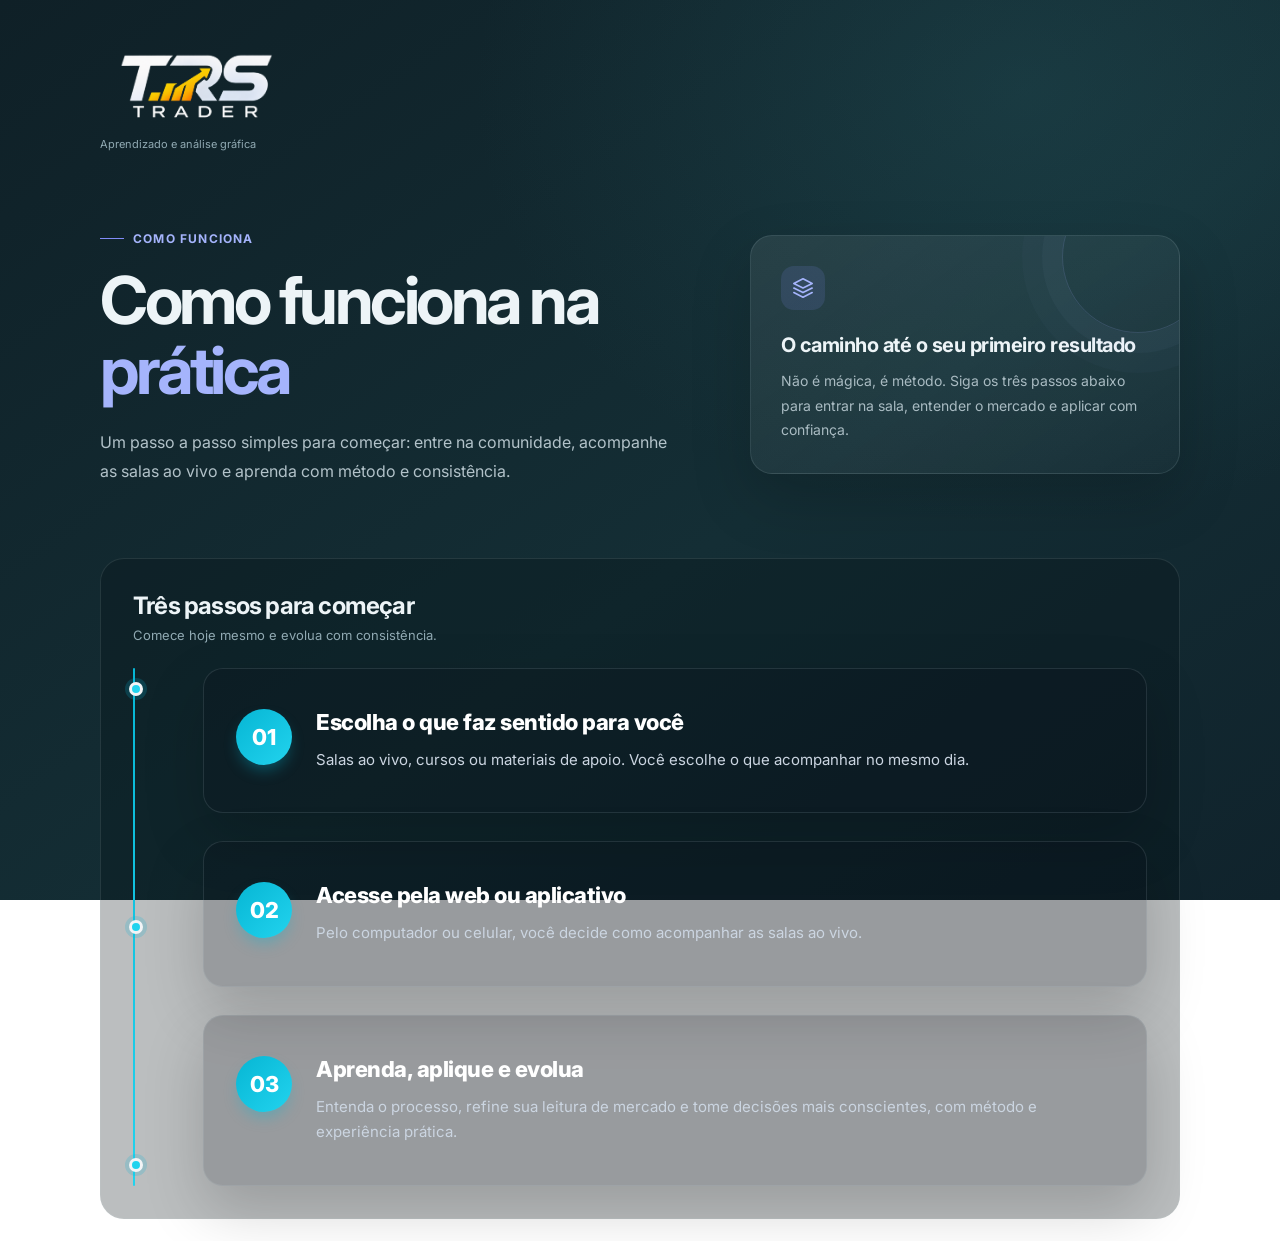
<file: pratica.html>
<!DOCTYPE html>
<html lang="pt-BR">
<head>
    <meta charset="UTF-8">
    <meta name="viewport" content="width=device-width, initial-scale=1.0">
    <meta name="theme-color" content="#0f2027">
    <meta name="description" content="Como funciona na prática o TRS Trader: passo a passo para começar.">
    <title>Como Funciona na Prática · TRS Trader</title>
    <link rel="preconnect" href="https://fonts.googleapis.com" />
    <link rel="preconnect" href="https://fonts.gstatic.com" crossorigin />
    <link href="https://fonts.googleapis.com/css2?family=Inter:wght@400;500;600;700;800&display=swap" rel="stylesheet" />
    <link rel="stylesheet" href="css/style.css" />
</head>
<body class="pratica-page">
    <main class="page">
        <header class="topbar" aria-label="TRS Trader">
            <div>
                <a href="index.html" class="logo-link">
                    <img src="assets/logo.png" alt="TRS Trader" class="brand-logo">
                </a>
                <div class="brand-caption">Aprendizado e análise gráfica</div>
            </div>
        </header>

        <section class="hero" aria-labelledby="page-title">
            <div>
                <div class="eyebrow">Como funciona</div>
                <h1 id="page-title">Como funciona na <span>prática</span></h1>
                <p class="intro">
                    Um passo a passo simples para começar: entre na comunidade,
                    acompanhe as salas ao vivo e aprenda com método e consistência.
                </p>
            </div>

            <article class="about-card">
                <div class="card-icon" aria-hidden="true">
                    <svg viewBox="0 0 24 24" fill="none" stroke="currentColor" stroke-width="1.8" stroke-linecap="round" stroke-linejoin="round">
                        <path d="M12 2L2 7l10 5 10-5-10-5z"></path>
                        <path d="M2 17l10 5 10-5"></path>
                        <path d="M2 12l10 5 10-5"></path>
                    </svg>
                </div>
                <h2>O caminho até o seu primeiro resultado</h2>
                <p>
                    Não é mágica, é método. Siga os três passos abaixo para entrar
                    na sala, entender o mercado e aplicar com confiança.
                </p>
            </article>
        </section>

        <section class="contact-section" aria-labelledby="steps-title">
            <div class="contact-heading">
                <div>
                    <h2 id="steps-title">Três passos para começar</h2>
                    <p>Comece hoje mesmo e evolua com consistência.</p>
                </div>
            </div>

            <div class="timeline-section">
                <div class="vertical-line"></div>
                <div class="line-dots">
                    <div class="line-dot"></div>
                    <div class="line-dot"></div>
                    <div class="line-dot"></div>
                </div>

                <div class="cards-column">
                    <div class="card step-card">
                        <div class="step-number">01</div>
                        <div class="card-content">
                            <h3>Escolha o que faz sentido para você</h3>
                            <p>Salas ao vivo, cursos ou materiais de apoio. Você escolhe o que acompanhar no mesmo dia.</p>
                        </div>
                    </div>

                    <div class="card step-card">
                        <div class="step-number">02</div>
                        <div class="card-content">
                            <h3>Acesse pela web ou aplicativo</h3>
                            <p>Pelo computador ou celular, você decide como acompanhar as salas ao vivo.</p>
                        </div>
                    </div>

                    <div class="card step-card">
                        <div class="step-number">03</div>
                        <div class="card-content">
                            <h3>Aprenda, aplique e evolua</h3>
                            <p>Entenda o processo, refine sua leitura de mercado e tome decisões mais conscientes, com método e experiência prática.</p>
                        </div>
                    </div>
                </div>
            </div>
        </section>
    </main>

    <!-- Popup Horário de Lives -->
    <div class="modal" id="modalLive" role="dialog" aria-modal="true" aria-labelledby="popupLiveTitle">
        <div class="modal-backdrop" onclick="fecharPopupLive()"></div>
        <div class="modal-content" onclick="event.stopPropagation()">
            <div class="modal-header">
                <h3 id="popupLiveTitle">Horário de Lives</h3>
                <button class="modal-close" onclick="fecharPopupLive()">&times;</button>
            </div>
            <div class="modal-body">
                <p><strong>Segunda a Sexta-feira</strong></p>
                <p><strong>das 09:00 às 17:00</strong></p>
                <p style="font-size:0.9rem; color:#94a3b8; margin-top:1rem;">Acompanhe nossas lives diárias com análises de mercado.</p>
            </div>
        </div>
    </div>

    <script>
        function abrirPopupLive() {
            document.getElementById('modalLive').classList.add('active');
        }
        function fecharPopupLive() {
            document.getElementById('modalLive').classList.remove('active');
        }
        document.addEventListener('keydown', function(e) {
            if (e.key === 'Escape') fecharPopupLive();
        });
    </script>
</body>
</html>
</file>
<file: css/style.css>
/* ==========================================================================
   TRS Trader - CSS Unificado (Todos os arquivos mesclados)
   ========================================================================== */

/* ── Reset e Variáveis Globais ─── */
* { margin: 0; padding: 0; box-sizing: border-box; }

:root {
    --bg-base: #060b14;
    --bg-surface: rgba(15, 23, 42, 0.75);
    --border-subtle: rgba(255, 255, 255, 0.08);
    --border-accent: rgba(56, 189, 248, 0.25);
    --primary: #06b6d4;
    --primary-cyan: #06b6d4;
    --primary-cyan-bright: #22d3ee;
    --primary-blue: #3b82f6;
    --accent: #22d3ee;
    --whatsapp-green: #22c55e;
    --whatsapp-green-dark: #16a34a;
    --telegram-blue: #0284c7;
    --telegram-blue-dark: #0369a1;
    --amber-gold: #f59e0b;
    --amber-bright: #fbbf24;
    --text-main: #f8fafc;
    --text-muted: #94a3b8;
    --text-dim: #64748b;
    --bg-light: #f3f4f6;
    --text-card: #cbd5e1;
    --radius-lg: 1.75rem;
    --radius-md: 1rem;
    --radius-sm: 0.75rem;
}

/* ── Scrollbar ─── */
::-webkit-scrollbar { width: 5px; }
::-webkit-scrollbar-track { background: transparent; }
::-webkit-scrollbar-thumb { background: #94a3b8; border-radius: 8px; }
::-webkit-scrollbar-thumb:hover { background: #64748b; }

/* ── Logo Link (Global) ─── */
.logo-link {
    text-decoration: none;
    display: flex;
    align-items: center;
    gap: 10px;
}

/* ── Modal (Todos os arquivos) ─── */
.modal {
    display: none;
    position: fixed;
    inset: 0;
    z-index: 9999;
    align-items: center;
    justify-content: center;
}
.modal.active { display: flex; }
.modal-backdrop {
    position: fixed;
    inset: 0;
    z-index: 9998;
    background: rgba(15, 23, 42, 0.6);
    backdrop-filter: blur(4px);
    -webkit-backdrop-filter: blur(4px);
}
.modal-content {
    position: relative;
    z-index: 9999;
    width: 90%;
    max-width: 420px;
    background: #fff;
    border-radius: 16px;
    padding: 2rem;
    box-shadow: 0 25px 50px -12px rgba(0,0,0,0.5);
    animation: popupIn 0.25s ease;
}
@keyframes popupIn {
    from { opacity: 0; transform: translateY(20px); }
    to { opacity: 1; transform: translateY(0); }
}
.modal-header {
    display: flex;
    justify-content: space-between;
    align-items: center;
    margin-bottom: 1.5rem;
}
.modal-header h3 {
    margin: 0;
    font-size: 1.25rem;
    font-weight: 800;
    color: #0f172a;
}
.modal-close {
    background: transparent;
    border: none;
    font-size: 1.75rem;
    color: #64748b;
    cursor: pointer;
    line-height: 1;
    padding: 0;
    width: 32px;
    height: 32px;
    display: flex;
    align-items: center;
    justify-content: center;
    border-radius: 6px;
}
.modal-close:hover { background: #f1f5f9; color: #0f172a; }
.modal-body p {
    margin: 0 0 0.75rem;
    color: #334155;
    font-size: 1rem;
    line-height: 1.5;
    text-align: center;
}

/* ==========================================================================
   DASHBOARD PRINCIPAL (index.html)
   ========================================================================== */
body.dashboard-page {
    font-family: 'Inter', -apple-system, sans-serif;
    background: #f1f5f9;
    display: flex;
    height: 100vh;
    overflow: hidden;
    color: #0f172a;
}

body.dashboard-page aside {
    width: 240px;
    min-height: 100vh;
    background: linear-gradient(145deg, #0f172a 0%, #1e293b 100%);
    color: #e2e8f0;
    display: flex;
    flex-direction: column;
    overflow: hidden;
    white-space: nowrap;
    box-shadow: 6px 0 24px rgba(0,0,0,0.25);
    flex-shrink: 0;
    transition: width 0.3s cubic-bezier(0.4, 0, 0.2, 1);
    border-right: 1px solid rgba(255,255,255,0.04);
}

body.dashboard-page aside.collapsed { width: 64px; }

body.dashboard-page aside .logo-text,
body.dashboard-page aside .nav-label,
body.dashboard-page aside nav a > span,
body.dashboard-page aside .badge {
    transition: opacity 0.18s ease;
}

body.dashboard-page aside.collapsed .logo-text,
body.dashboard-page aside.collapsed .nav-label,
body.dashboard-page aside.collapsed nav a > span,
body.dashboard-page aside.collapsed .user-info {
    opacity: 0;
    width: 0;
    overflow: hidden;
    pointer-events: none;
}
body.dashboard-page aside.collapsed .nav-label {
    height: 0;
    padding: 0;
    margin: 0;
}
body.dashboard-page aside.collapsed .badge {
    opacity: 0;
    width: 0;
    margin: 0;
    padding: 0;
    overflow: hidden;
}
body.dashboard-page aside.collapsed .logo-wrap {
    padding: 16px 0;
    justify-content: center;
    gap: 0;
}
body.dashboard-page aside.collapsed nav a {
    justify-content: center;
    gap: 0;
    padding: 10px 0;
}
body.dashboard-page aside.collapsed .user-info {
    opacity: 0;
    width: auto;
    overflow: visible;
}

/* Logo (Dashboard) */
body.dashboard-page .logo-wrap {
    display: flex;
    align-items: center;
    justify-content: center;
    padding: 16px 0;
    border-bottom: 1px solid rgba(255,255,255,0.06);
    cursor: default;
    background: rgba(0,0,0,0.15);
}
body.dashboard-page .logo-collapsed-text {
    display: none;
    color: #fff;
    font-weight: 700;
    font-size: 16px;
    letter-spacing: -0.3px;
    background: linear-gradient(to right, #f8fafc, #cbd5e1);
    -webkit-background-clip: text;
    -webkit-text-fill-color: transparent;
}
body.dashboard-page aside.collapsed .logo-img {
    display: none;
}
body.dashboard-page aside.collapsed .logo-collapsed-text {
    display: block;
    opacity: 1;
    width: auto;
    overflow: visible;
    pointer-events: auto;
    transition: opacity 0.18s ease;
}
body.dashboard-page .logo-icon {
    width: 36px; height: 36px;
    background: linear-gradient(135deg, #818cf8, #6366f1);
    border-radius: 10px;
    display: flex;
    align-items: center;
    justify-content: center;
    font-weight: 700; font-size: 14px; color: #fff;
    flex-shrink: 0;
    box-shadow: 0 3px 10px rgba(99,102,241,0.35);
    letter-spacing: 0.3px;
}
body.dashboard-page .logo-img {
    display: block;
    width: 110px;
    height: auto;
}
body.dashboard-page .header-logo {
    display: block;
    width: 200px;
    height: auto;
    margin-right: 8px;
}
body.dashboard-page .logo-link {
    text-decoration: none;
    display: flex;
    align-items: center;
    gap: 10px;
}

/* Nav (Dashboard) */
body.dashboard-page aside nav { padding: 14px 6px 0 6px; flex: 1; overflow-y: auto; overflow-x: hidden; }
body.dashboard-page .nav-label {
    font-size: 10px;
    text-transform: uppercase;
    letter-spacing: 1px;
    color: #64748b;
    padding: 8px 14px 8px 14px;
    font-weight: 700;
    display: flex;
    align-items: center;
    gap: 8px;
}
body.dashboard-page .nav-label::before {
    content: "";
    width: 6px;
    height: 6px;
    background: #818cf8;
    border-radius: 50%;
    box-shadow: 0 0 6px #818cf8;
}
body.dashboard-page aside nav a {
    display: flex;
    align-items: center;
    gap: 12px;
    padding: 10px 12px;
    border-radius: 10px;
    color: #94a3b8;
    text-decoration: none;
    font-weight: 500;
    font-size: 13.5px;
    transition: all 0.2s ease;
    margin-bottom: 4px;
    cursor: pointer;
    border: 1px solid transparent;
}
body.dashboard-page aside nav a i {
    width: 20px;
    text-align: center;
    font-size: 15px;
    flex-shrink: 0;
    color: #64748b;
    transition: color 0.2s;
}
body.dashboard-page aside nav a:hover { background: rgba(255,255,255,0.06); color: #f1f5f9; border-color: rgba(255,255,255,0.08); }
body.dashboard-page aside nav a:hover i { color: #a5b4fc; }
body.dashboard-page aside nav a.active { background: linear-gradient(135deg, rgba(99,102,241,0.25), rgba(6,182,212,0.12)); color: #e0e7ff; box-shadow: inset 3px 0 0 #818cf8; border-color: rgba(99,102,241,0.35); }
body.dashboard-page aside nav a.active i { color: #818cf8; }

body.dashboard-page .badge {
    margin-left: auto;
    background: #818cf8;
    color: #fff;
    font-size: 9px;
    font-weight: 700;
    padding: 2px 8px;
    border-radius: 10px;
    line-height: 1.3;
    box-shadow: 0 2px 6px rgba(129,140,248,0.35);
}

/* Botão Suporte WhatsApp (abaixo de Como Funciona) */
body.dashboard-page aside nav a.menu-whatsapp {
    background: rgba(34, 197, 94, 0.12);
    color: #4ade80;
    border: 1px solid rgba(34, 197, 94, 0.25);
}
body.dashboard-page aside nav a.menu-whatsapp i {
    color: #4ade80;
}
body.dashboard-page aside nav a.menu-whatsapp:hover {
    background: rgba(34, 197, 94, 0.22);
    border-color: rgba(34, 197, 94, 0.4);
    color: #86efac;
}

/* Botão Telegram (Grupo do Telegram) */
body.dashboard-page aside nav a.menu-telegram {
    background: rgba(0, 136, 204, 0.12);
    color: #0088cc;
    border: 1px solid rgba(0, 136, 204, 0.25);
}
body.dashboard-page aside nav a.menu-telegram i {
    color: #0088cc;
}
body.dashboard-page aside nav a.menu-telegram:hover {
    background: rgba(0, 136, 204, 0.22);
    border-color: rgba(0, 136, 204, 0.4);
    color: #34b8ff;
}

/* Botão Falar no WhatsApp (verde, abaixo de Como Funciona) */
body.dashboard-page aside nav a.menu-whatsapp-btn {
    background: #22c55e;
    color: #ffffff;
    border: 1px solid #16a34a;
    padding: 12px 14px;
    margin-top: 10px;
    box-shadow: 0 6px 18px rgba(34, 197, 94, 0.35);
}
body.dashboard-page aside nav a.menu-whatsapp-btn:hover {
    background: #16a34a;
    border-color: #15803d;
    color: #ffffff;
}
body.dashboard-page .menu-wpp-icon {
    width: 38px;
    height: 38px;
    border-radius: 12px;
    background: rgba(255,255,255,0.18);
    display: grid;
    place-items: center;
    flex-shrink: 0;
}
body.dashboard-page .menu-wpp-icon i {
    width: auto;
    font-size: 20px;
    color: #ffffff;
}
body.dashboard-page .menu-wpp-text {
    display: flex;
    flex-direction: column;
    gap: 1px;
    min-width: 0;
}
body.dashboard-page .menu-wpp-title {
    font-size: 14px;
    font-weight: 700;
    line-height: 1.2;
    color: #ffffff;
    white-space: normal;
}
body.dashboard-page .menu-wpp-sub {
    font-size: 11px;
    font-weight: 500;
    line-height: 1.2;
    color: rgba(255,255,255,0.85);
    white-space: normal;
}
body.dashboard-page .menu-wpp-arrow {
    margin-left: auto;
    flex-shrink: 0;
    opacity: 0.85;
}
body.dashboard-page .menu-wpp-arrow i {
    width: auto;
    font-size: 11px;
    color: #ffffff;
}
body.dashboard-page aside.collapsed nav a.menu-whatsapp-btn {
    padding: 10px 0;
    justify-content: center;
}
body.dashboard-page aside.collapsed .menu-wpp-text,
body.dashboard-page aside.collapsed .menu-wpp-arrow {
    opacity: 0;
    width: 0;
    overflow: hidden;
}
body.dashboard-page aside.collapsed nav a.menu-whatsapp-btn > span.menu-wpp-icon {
    opacity: 1;
    width: 38px;
    overflow: visible;
    pointer-events: auto;
}

/* Main (Dashboard) */
body.dashboard-page main {
    flex: 1;
    display: flex;
    flex-direction: column;
    min-width: 0;
    background: #f1f5f9;
}

/* Header (Dashboard) */
body.dashboard-page header {
    background: linear-gradient(145deg, #0f172a 0%, #1e293b 100%);
    backdrop-filter: blur(12px);
    -webkit-backdrop-filter: blur(12px);
    padding: 8px 18px;
    display: flex;
    justify-content: space-between;
    align-items: center;
    border-bottom: 1px solid rgba(255,255,255,0.08);
    flex-shrink: 0;
    gap: 12px;
    height: 52px;
}
body.dashboard-page .header-left {
    display: flex;
    align-items: center;
    gap: 10px;
    min-width: 0;
}
body.dashboard-page .toggle-btn {
    width: 34px;
    height: 34px;
    border-radius: 8px;
    border: 1px solid rgba(255,255,255,0.12);
    background: rgba(255,255,255,0.05);
    color: #e2e8f0;
    font-size: 15px;
    cursor: pointer;
    display: flex;
    align-items: center;
    justify-content: center;
    transition: all 0.18s ease;
    box-shadow: 0 1px 2px rgba(0,0,0,0.2);
    flex-shrink: 0;
}
body.dashboard-page .toggle-btn:hover { background: rgba(255,255,255,0.1); border-color: rgba(255,255,255,0.2); }
body.dashboard-page .toggle-btn:active { transform: scale(0.95); }

body.dashboard-page .header-title {
    font-size: 15px;
    font-weight: 600;
    color: #e2e8f0;
    letter-spacing: -0.2px;
    white-space: nowrap;
    overflow: hidden;
    text-overflow: ellipsis;
}
body.dashboard-page .header-title span {
    color: #94a3b8;
    font-weight: 400;
}

body.dashboard-page .header-actions {
    display: flex;
    align-items: center;
    gap: 4px;
    flex-shrink: 0;
}
body.dashboard-page .header-actions button {
    width: 32px;
    height: 32px;
    border-radius: 50%;
    border: none;
    background: transparent;
    color: #cbd5e1;
    font-size: 15px;
    cursor: pointer;
    transition: all 0.18s ease;
    display: flex;
    align-items: center;
    justify-content: center;
    position: relative;
}
body.dashboard-page .header-actions button:hover { background: rgba(255,255,255,0.08); color: #fff; }
body.dashboard-page .header-actions .notif-dot {
    position: absolute;
    top: 6px;
    right: 6px;
    width: 7px;
    height: 7px;
    background: #ef4444;
    border-radius: 50%;
    border: 2px solid #0f172a;
}

/* Content: iframe */
body.dashboard-page .content {
    flex: 1;
    display: flex;
    flex-direction: column;
    background: #f1f5f9;
    overflow: hidden;
}
body.dashboard-page #main-iframe {
    flex: 1;
    width: 100%;
    height: 100%;
    border: none;
    background: #fff;
}

/* Sidebar Overlay (mobile) */
body.dashboard-page .sidebar-overlay {
    display: none;
    position: fixed;
    inset: 0;
    background: rgba(15, 23, 42, 0.5);
    z-index: 99;
    backdrop-filter: blur(4px);
    -webkit-backdrop-filter: blur(4px);
}
body.dashboard-page .sidebar-overlay.active { display: block; }

/* Responsivo (Dashboard) */
@media (max-width: 900px) {
    body.dashboard-page aside {
        position: fixed;
        top: 0;
        left: 0;
        height: 100vh;
        width: 240px !important;
        z-index: 100;
        transform: translateX(0);
        transition: transform 0.28s ease;
    }
    body.dashboard-page aside.collapsed {
        width: 240px !important;
        transform: translateX(-100%);
    }
    body.dashboard-page aside.collapsed .logo-wrap {
        justify-content: flex-start;
        padding: 14px 16px;
        gap: 10px;
    }
    body.dashboard-page aside.collapsed .logo-text {
        opacity: 1;
        width: auto;
        overflow: visible;
    }
    body.dashboard-page aside.collapsed .nav-label {
        opacity: 1;
        height: auto;
        padding: 6px 10px;
        margin: 0;
    }
    body.dashboard-page aside.collapsed nav a {
        justify-content: flex-start;
        gap: 10px;
        padding: 8px 10px;
    }
    body.dashboard-page aside.collapsed nav a > span {
        opacity: 1;
        width: auto;
        overflow: visible;
        pointer-events: auto;
    }
    body.dashboard-page aside.collapsed .badge {
        opacity: 1;
        width: auto;
        margin-left: auto;
        padding: 1px 7px;
    }
    body.dashboard-page aside.collapsed .sidebar-footer .user-card {
        justify-content: flex-start;
        gap: 10px;
        padding: 6px 8px;
    }
    body.dashboard-page aside.collapsed .user-info {
        opacity: 1;
        width: auto;
        overflow: visible;
    }
}

@media (max-width: 640px) {
    body.dashboard-page header { padding: 8px 12px; }
    body.dashboard-page .header-title { font-size: 13.5px; }
}

@media (min-width: 901px) {
    body.dashboard-page .sidebar-overlay { display: none !important; }
}

/* ==========================================================================
   INICIO.PAGE (inicio.html)
   ========================================================================== */
body.inicio-page {
    font-family: 'Inter', -apple-system, BlinkMacSystemFont, "Segoe UI", Roboto, sans-serif;
    background-color: var(--bg-base);
    background-image: 
        radial-gradient(rgba(255, 255, 255, 0.06) 1px, transparent 1px),
        linear-gradient(145deg, #070d18 0%, #0b1426 50%, #0d1a33 100%);
    background-size: 28px 28px, 100% 100%;
    color: var(--text-main);
    display: flex;
    justify-content: center;
    align-items: center;
    padding: 2.5rem 1.5rem;
    position: relative;
    overflow-x: hidden;
    -webkit-font-smoothing: antialiased;
    -moz-osx-font-smoothing: grayscale;
    min-height: 100vh;
}

/* Ambient glow lights */
body.inicio-page .ambient-glow {
    position: fixed;
    pointer-events: none;
    border-radius: 50%;
    filter: blur(140px);
    z-index: 0;
    opacity: 0.35;
}
body.inicio-page .glow-1 {
    top: -100px;
    left: -80px;
    width: 480px;
    height: 480px;
    background: radial-gradient(circle, rgba(6, 182, 212, 0.45) 0%, transparent 70%);
}
body.inicio-page .glow-2 {
    bottom: -120px;
    right: -80px;
    width: 520px;
    height: 520px;
    background: radial-gradient(circle, rgba(99, 102, 241, 0.35) 0%, rgba(16, 185, 129, 0.2) 50%, transparent 70%);
}

/* ─── Main Container Layout ─── */
body.inicio-page .layout {
    display: flex;
    gap: 2.25rem;
    max-width: 1240px;
    width: 100%;
    margin: 0 auto;
    align-items: stretch;
    position: relative;
    z-index: 1;
    animation: layoutEntrance 0.7s cubic-bezier(0.16, 1, 0.3, 1) forwards;
}

@keyframes layoutEntrance {
    0% {
        opacity: 0;
        transform: translateY(20px) scale(0.99);
    }
    100% {
        opacity: 1;
        transform: translateY(0) scale(1);
    }
}

/* ─── Page Header ─── */
body.inicio-page .page-header {
    display: flex;
    justify-content: space-between;
    align-items: center;
    padding: 1rem 2rem;
    background: #fff;
    border-bottom: 1px solid #e5e7eb;
    margin-bottom: 2rem;
}
body.inicio-page .header-content h1 {
    font-size: 1.5rem;
    font-weight: 700;
    color: #0f172a;
}
body.inicio-page .notif-dot {
    position: absolute;
    top: 6px;
    right: 6px;
    width: 7px;
    height: 7px;
    background: #ef4444;
    border-radius: 50%;
    border: 2px solid #fff;
}

/* ==========================================================================
   BANNER CARD (Left Column - inicio.html)
   ========================================================================== */
body.inicio-page .banner {
    flex: 1 1 0;
    min-height: 590px;
    display: flex;
    flex-direction: column;
    justify-content: center;
    background: linear-gradient(155deg, rgba(17, 27, 49, 0.92) 0%, rgba(9, 15, 30, 0.96) 100%);
    backdrop-filter: blur(20px);
    -webkit-backdrop-filter: blur(20px);
    border: 1px solid var(--border-accent);
    border-radius: var(--radius-lg);
    padding: 3.5rem 3rem;
    position: relative;
    overflow: hidden;
    box-shadow: 
        0 25px 60px -15px rgba(0, 0, 0, 0.75),
        inset 0 1px 0 rgba(255, 255, 255, 0.15),
        0 0 45px -8px rgba(6, 182, 212, 0.16);
    transition: transform 0.35s ease, box-shadow 0.35s ease, border-color 0.35s ease;
}

body.inicio-page .banner:hover {
    border-color: rgba(56, 189, 248, 0.4);
    box-shadow: 
        0 30px 70px -15px rgba(0, 0, 0, 0.85),
        inset 0 1px 0 rgba(255, 255, 255, 0.22),
        0 0 55px -5px rgba(6, 182, 212, 0.22);
}

body.inicio-page .banner-chart-bg {
    position: absolute;
    bottom: -15px;
    left: 0;
    width: 100%;
    height: 60%;
    pointer-events: none;
    opacity: 0.65;
    z-index: 0;
    overflow: hidden;
    mask-image: linear-gradient(to top, rgba(0,0,0,1) 40%, rgba(0,0,0,0) 100%);
    -webkit-mask-image: linear-gradient(to top, rgba(0,0,0,1) 40%, rgba(0,0,0,0) 100%);
}
body.inicio-page .banner-chart-bg svg {
    width: 100%;
    height: 100%;
    display: block;
}
body.inicio-page .banner::after {
    content: '';
    position: absolute;
    top: 0;
    right: 0;
    width: 300px;
    height: 300px;
    background: radial-gradient(circle at top right, rgba(34, 211, 238, 0.15) 0%, transparent 70%);
    pointer-events: none;
    z-index: 0;
}
body.inicio-page .banner-content {
    position: relative;
    z-index: 2;
    display: flex;
    flex-direction: column;
}
body.inicio-page .banner-badge {
    display: inline-flex;
    align-items: center;
    gap: 8px;
    padding: 6px 14px;
    border-radius: 999px;
    background: rgba(6, 182, 212, 0.1);
    border: 1px solid rgba(6, 182, 212, 0.3);
    color: #67e8f9;
    font-size: 0.78rem;
    font-weight: 700;
    text-transform: uppercase;
    letter-spacing: 1px;
    margin-bottom: 1.5rem;
    width: fit-content;
    box-shadow: 0 2px 10px rgba(6, 182, 212, 0.15);
}
body.inicio-page .badge-dot {
    width: 8px;
    height: 8px;
    border-radius: 50%;
    background: #22d3ee;
    box-shadow: 0 0 10px #22d3ee;
    animation: pulseDot 2s cubic-bezier(0.4, 0, 0.6, 1) infinite;
}
@keyframes pulseDot {
    0%, 100% { opacity: 1; transform: scale(1); }
    50% { opacity: 0.4; transform: scale(0.85); }
}
body.inicio-page .banner h2 {
    font-family: 'Plus Jakarta Sans', 'Inter', sans-serif;
    font-size: clamp(2rem, 3.4vw, 2.85rem);
    font-weight: 800;
    line-height: 1.15;
    color: #ffffff;
    letter-spacing: -0.6px;
    text-transform: uppercase;
    margin-bottom: 1rem;
}
body.inicio-page .banner-highlight {
    background: linear-gradient(135deg, #38bdf8 0%, #22d3ee 50%, #818cf8 100%);
    -webkit-background-clip: text;
    -webkit-text-fill-color: transparent;
    filter: drop-shadow(0 2px 14px rgba(34, 211, 238, 0.3));
    display: inline-block;
}
body.inicio-page .banner-subtitle {
    font-size: 1.1rem;
    color: var(--text-muted);
    line-height: 1.6;
    margin-bottom: 1.75rem;
    max-width: 540px;
    font-weight: 400;
}

/* Features Pill Row */
body.inicio-page .banner-features {
    display: flex;
    flex-wrap: wrap;
    gap: 0.75rem;
    margin-bottom: 2.25rem;
}
body.inicio-page .feature-item {
    display: inline-flex;
    align-items: center;
    gap: 8px;
    background: rgba(255, 255, 255, 0.04);
    border: 1px solid rgba(255, 255, 255, 0.08);
    border-radius: 10px;
    padding: 7px 14px;
    font-size: 0.82rem;
    font-weight: 600;
    color: #cbd5e1;
    backdrop-filter: blur(8px);
    transition: background 0.2s ease, border-color 0.2s ease;
}
body.inicio-page .feature-item:hover {
    background: rgba(255, 255, 255, 0.07);
    border-color: rgba(56, 189, 248, 0.3);
    color: #f1f5f9;
}
body.inicio-page .feature-item svg {
    width: 16px;
    height: 16px;
    color: var(--primary-cyan-bright);
    flex-shrink: 0;
}

/* Banner Action Buttons */
body.inicio-page .banner-buttons {
    display: flex;
    gap: 1rem;
    flex-wrap: wrap;
    align-items: center;
}
body.inicio-page .banner .btn {
    font-size: 0.92rem;
    padding: 1rem 1.85rem;
    border-radius: var(--radius-sm);
    font-weight: 700;
    letter-spacing: 0.5px;
    text-transform: uppercase;
    text-decoration: none;
    display: inline-flex;
    align-items: center;
    justify-content: center;
    gap: 10px;
    cursor: pointer;
    position: relative;
    overflow: hidden;
    transition: all 0.25s cubic-bezier(0.16, 1, 0.3, 1);
}
body.inicio-page .banner .btn svg {
    width: 19px;
    height: 19px;
    flex-shrink: 0;
}
body.inicio-page .banner .btn-live {
    background: linear-gradient(135deg, #06b6d4 0%, #0284c7 100%);
    color: #ffffff;
    box-shadow: 0 10px 28px rgba(6, 182, 212, 0.4);
    border: 1px solid rgba(255, 255, 255, 0.2);
}
body.inicio-page .banner .btn-live::before {
    content: '';
    position: absolute;
    top: 0;
    left: -100%;
    width: 60%;
    height: 100%;
    background: linear-gradient(90deg, transparent, rgba(255, 255, 255, 0.25), transparent);
    transform: skewX(-20deg);
    transition: left 0.7s ease;
}
body.inicio-page .banner .btn-live:hover::before {
    left: 140%;
}
body.inicio-page .banner .btn-live:hover {
    transform: translateY(-3px);
    box-shadow: 0 16px 36px rgba(6, 182, 212, 0.55);
    filter: brightness(1.1);
}
body.inicio-page .banner .btn-live:active {
    transform: translateY(-1px);
}
body.inicio-page .banner .btn-partner {
    background: rgba(255, 255, 255, 0.04);
    color: #e0f2fe;
    border: 1px solid rgba(56, 189, 248, 0.35);
    box-shadow: 0 8px 20px rgba(0, 0, 0, 0.3);
}
body.inicio-page .banner .btn-partner:hover {
    background: rgba(56, 189, 248, 0.12);
    border-color: #38bdf8;
    color: #ffffff;
    transform: translateY(-3px);
    box-shadow: 0 14px 30px rgba(6, 182, 212, 0.25);
}
body.inicio-page .banner .btn-partner:active {
    transform: translateY(-1px);
}
body.inicio-page .btn-arrow {
    transition: transform 0.2s ease;
}
body.inicio-page .banner .btn:hover .btn-arrow {
    transform: translateX(3px);
}

/* ==========================================================================
   FALE CONOSCO CARD (Right Column - inicio.html)
   ========================================================================== */
body.inicio-page .card {
    flex: 0 0 450px;
    max-width: 450px;
    background: linear-gradient(160deg, rgba(20, 31, 55, 0.88) 0%, rgba(11, 18, 34, 0.95) 100%);
    backdrop-filter: blur(24px);
    -webkit-backdrop-filter: blur(24px);
    border: 1px solid rgba(255, 255, 255, 0.11);
    border-radius: var(--radius-lg);
    padding: 2.75rem 2.25rem 2.25rem;
    box-shadow: 
        0 25px 60px -15px rgba(0, 0, 0, 0.75),
        inset 0 1px 0 rgba(255, 255, 255, 0.16);
    display: flex;
    flex-direction: column;
    justify-content: space-between;
    position: relative;
    overflow: hidden;
    transition: transform 0.35s ease, border-color 0.35s ease, box-shadow 0.35s ease;
}
body.inicio-page .card:hover {
    border-color: rgba(255, 255, 255, 0.18);
    box-shadow: 
        0 30px 70px -15px rgba(0, 0, 0, 0.85),
        inset 0 1px 0 rgba(255, 255, 255, 0.22);
}
body.inicio-page .card::before {
    content: '';
    position: absolute;
    top: 0;
    right: 0;
    width: 200px;
    height: 200px;
    background: radial-gradient(circle at top right, rgba(99, 102, 241, 0.12) 0%, transparent 70%);
    pointer-events: none;
    z-index: 0;
}

/* Status Badge */
body.inicio-page .card-status-badge {
    display: inline-flex;
    align-items: center;
    gap: 7px;
    padding: 5px 12px;
    border-radius: 999px;
    background: rgba(34, 197, 94, 0.1);
    border: 1px solid rgba(34, 197, 94, 0.3);
    color: #4ade80;
    font-size: 0.75rem;
    font-weight: 700;
    text-transform: uppercase;
    letter-spacing: 0.8px;
    margin-bottom: 1.1rem;
    width: fit-content;
}
body.inicio-page .status-indicator {
    width: 7px;
    height: 7px;
    border-radius: 50%;
    background: #22c55e;
    box-shadow: 0 0 8px #22c55e;
    animation: pulseGreen 2s infinite;
}
@keyframes pulseGreen {
    0%, 100% { opacity: 1; transform: scale(1); }
    50% { opacity: 0.5; transform: scale(0.85); }
}
body.inicio-page .card h1 {
    font-family: 'Plus Jakarta Sans', 'Inter', sans-serif;
    color: #ffffff;
    font-size: 1.95rem;
    margin-bottom: 0.5rem;
    font-weight: 800;
    letter-spacing: -0.5px;
}
body.inicio-page .card-subtitle {
    color: var(--text-muted);
    font-size: 0.94rem;
    margin-bottom: 1.6rem;
    line-height: 1.5;
    font-weight: 400;
}

/* ==========================================================================
   AVISO / SECURITY NOTICE (inicio.html)
   ========================================================================== */
body.inicio-page .aviso {
    display: flex;
    flex-direction: column;
    gap: 0.75rem;
    background: linear-gradient(145deg, rgba(245, 158, 11, 0.09) 0%, rgba(217, 119, 6, 0.04) 100%);
    border: 1px solid rgba(245, 158, 11, 0.32);
    border-left: 4px solid var(--amber-gold);
    border-radius: var(--radius-sm);
    padding: 1.15rem 1.25rem;
    margin-bottom: 1.5rem;
    text-align: left;
    box-shadow: 0 8px 24px -6px rgba(245, 158, 11, 0.12);
    position: relative;
    overflow: hidden;
    transition: border-color 0.25s ease;
}
body.inicio-page .aviso:hover {
    border-color: rgba(245, 158, 11, 0.45);
}
body.inicio-page .aviso-header {
    display: flex;
    align-items: center;
    gap: 10px;
}
body.inicio-page .aviso-icon-wrap {
    width: 28px;
    height: 28px;
    border-radius: 8px;
    background: rgba(245, 158, 11, 0.16);
    border: 1px solid rgba(245, 158, 11, 0.3);
    display: flex;
    align-items: center;
    justify-content: center;
    flex-shrink: 0;
    color: var(--amber-bright);
}
body.inicio-page .aviso-icon-wrap svg { width: 17px; height: 17px; }
body.inicio-page .aviso-title-group {
    display: flex;
    align-items: center;
    gap: 8px;
}
body.inicio-page .aviso-title-group strong {
    color: var(--amber-bright);
    font-size: 0.98rem;
    font-weight: 700;
    letter-spacing: -0.2px;
}
body.inicio-page .aviso-tag {
    font-size: 0.68rem;
    font-weight: 700;
    text-transform: uppercase;
    letter-spacing: 0.6px;
    background: rgba(245, 158, 11, 0.2);
    color: #fef3c7;
    padding: 2px 8px;
    border-radius: 4px;
}
body.inicio-page .aviso-texto {
    display: flex;
    flex-direction: column;
    gap: 6px;
    color: #e2e8f0;
    font-size: 0.86rem;
    line-height: 1.45;
}
body.inicio-page .aviso-item {
    display: flex;
    align-items: flex-start;
    gap: 8px;
}
body.inicio-page .bullet {
    color: #f87171;
    font-size: 0.82rem;
    font-weight: 800;
    margin-top: 1px;
}
body.inicio-page .bullet-check {
    color: #4ade80;
    font-size: 0.95rem;
    font-weight: 800;
    margin-top: -1px;
}
body.inicio-page .highlight-item {
    margin-top: 2px;
    color: #f1f5f9;
}
body.inicio-page .badge-free {
    display: inline-block;
    background: rgba(34, 197, 94, 0.18);
    border: 1px solid rgba(34, 197, 94, 0.4);
    color: #4ade80;
    padding: 1px 7px;
    border-radius: 6px;
    font-weight: 700;
    font-size: 0.84rem;
}

/* ==========================================================================
   BUTTONS (WhatsApp & Telegram - inicio.html)
   ========================================================================== */
body.inicio-page .buttons {
    display: flex;
    flex-direction: column;
    gap: 0.85rem;
}
body.inicio-page .btn-whatsapp,
body.inicio-page .btn-telegram {
    display: flex;
    align-items: center;
    gap: 14px;
    padding: 0.95rem 1.25rem;
    border-radius: 14px;
    text-decoration: none;
    color: #ffffff;
    cursor: pointer;
    position: relative;
    overflow: hidden;
    transition: all 0.25s cubic-bezier(0.16, 1, 0.3, 1);
}
body.inicio-page .btn-icon {
    width: 44px;
    height: 44px;
    border-radius: 11px;
    background: rgba(0, 0, 0, 0.18);
    display: flex;
    align-items: center;
    justify-content: center;
    flex-shrink: 0;
    box-shadow: inset 0 1px 0 rgba(255, 255, 255, 0.2);
}
body.inicio-page .btn-icon svg {
    width: 24px;
    height: 24px;
}
body.inicio-page .btn-text-content {
    flex: 1;
    min-width: 0;
    display: flex;
    flex-direction: column;
    text-align: left;
}
body.inicio-page .btn-main-label {
    font-size: 1.02rem;
    font-weight: 700;
    letter-spacing: 0.2px;
    color: #ffffff;
}
body.inicio-page .btn-sub-label {
    font-size: 0.77rem;
    opacity: 0.88;
    color: rgba(255, 255, 255, 0.85);
    font-weight: 400;
    margin-top: 1px;
}
body.inicio-page .btn-chevron {
    width: 18px;
    height: 18px;
    opacity: 0.75;
    flex-shrink: 0;
    transition: transform 0.2s ease, opacity 0.2s ease;
}
body.inicio-page .btn-whatsapp {
    background: linear-gradient(135deg, #22c55e 0%, #16a34a 100%);
    box-shadow: 0 10px 24px rgba(34, 197, 94, 0.35);
    border: 1px solid rgba(255, 255, 255, 0.2);
}
body.inicio-page .btn-whatsapp:hover {
    transform: translateY(-2px);
    box-shadow: 0 14px 32px rgba(34, 197, 94, 0.5);
    filter: brightness(1.08);
}
body.inicio-page .btn-whatsapp:hover .btn-chevron {
    transform: translateX(3px);
    opacity: 1;
}
body.inicio-page .btn-whatsapp:active { transform: translateY(0); }
body.inicio-page .btn-telegram {
    background: linear-gradient(135deg, #0284c7 0%, #0369a1 100%);
    box-shadow: 0 10px 24px rgba(2, 132, 199, 0.35);
    border: 1px solid rgba(255, 255, 255, 0.2);
}
body.inicio-page .btn-telegram:hover {
    transform: translateY(-2px);
    box-shadow: 0 14px 32px rgba(2, 132, 199, 0.5);
    filter: brightness(1.08);
}
body.inicio-page .btn-telegram:hover .btn-chevron {
    transform: translateX(3px);
    opacity: 1;
}
body.inicio-page .btn-telegram:active { transform: translateY(0); }

/* Divider */
body.inicio-page .divider {
    display: flex;
    align-items: center;
    gap: 1rem;
    margin: 0.2rem 0;
    color: var(--text-dim);
    font-size: 0.72rem;
    text-transform: uppercase;
    font-weight: 700;
    letter-spacing: 1.5px;
}
body.inicio-page .divider::before,
body.inicio-page .divider::after {
    content: '';
    flex: 1;
    height: 1px;
    background: linear-gradient(90deg, transparent, rgba(255, 255, 255, 0.12), transparent);
}

/* ==========================================================================
   FOOTER DISCLAIMER (inicio.html)
   ========================================================================== */
body.inicio-page .footer-aviso {
    margin-top: 1.5rem;
    padding-top: 1.25rem;
    border-top: 1px solid rgba(255, 255, 255, 0.08);
    color: var(--text-dim);
    font-size: 0.76rem;
    line-height: 1.5;
    display: flex;
    align-items: flex-start;
    gap: 8px;
    text-align: left;
}
body.inicio-page .footer-aviso svg {
    width: 16px;
    height: 16px;
    flex-shrink: 0;
    margin-top: 2px;
    color: #64748b;
}
body.inicio-page .footer-aviso a {
    color: #38bdf8;
    text-decoration: none;
}
body.inicio-page .footer-aviso a:hover { text-decoration: underline; }

/* ==========================================================================
   RESPONSIVE (inicio.html)
   ========================================================================== */
@media (max-width: 1040px) {
    body.inicio-page .layout {
        flex-direction: column;
        max-width: 640px;
        gap: 1.75rem;
        padding: 1.5rem 1rem;
    }
    body.inicio-page .banner,
    body.inicio-page .card {
        flex: none;
        max-width: 100%;
        width: 100%;
    }
    body.inicio-page .banner {
        min-height: auto;
        padding: 2.75rem 2.25rem;
    }
}
@media (max-width: 640px) {
    body.inicio-page body { padding: 1rem 0.75rem; }
    body.inicio-page .layout { padding: 0.5rem 0; gap: 1.25rem; }
    body.inicio-page .banner {
        padding: 2.25rem 1.5rem;
        border-radius: 1.25rem;
    }
    body.inicio-page .banner h2 { font-size: 1.65rem; }
    body.inicio-page .banner-subtitle { font-size: 0.98rem; }
    body.inicio-page .banner-features { flex-direction: column; gap: 0.5rem; }
    body.inicio-page .feature-item { width: 100%; }
    body.inicio-page .banner-buttons { flex-direction: column; width: 100%; }
    body.inicio-page .banner .btn { width: 100%; }
    body.inicio-page .card {
        padding: 2rem 1.4rem 1.5rem;
        border-radius: 1.25rem;
    }
    body.inicio-page .card h1 { font-size: 1.65rem; }
    body.inicio-page .btn-whatsapp,
    body.inicio-page .btn-telegram { padding: 0.85rem 1rem; }
    body.inicio-page .btn-icon { width: 38px; height: 38px; }
    body.inicio-page .btn-main-label { font-size: 0.94rem; }
    body.inicio-page .btn-sub-label { font-size: 0.72rem; }
}

/* ==========================================================================
   CONTATO.PAGE (contato.html)
   ========================================================================== */
body.contato-page {
    min-width: 320px;
    min-height: 100vh;
    margin: 0;
    font-family: Inter, -apple-system, BlinkMacSystemFont, "Segoe UI", sans-serif;
    color: #edf4f7;
    background:
        radial-gradient(ellipse at 80% 10%, rgba(45, 104, 112, 0.25), transparent 38%),
        linear-gradient(145deg, #0f2027 0%, #142e35 58%, #10232c 100%);
    background-attachment: fixed;
}
body.contato-page a { color: inherit; }
body.contato-page .page {
    width: min(1080px, calc(100% - 40px));
    margin: 0 auto;
    padding: 34px 0 22px;
}
body.contato-page .topbar {
    display: flex;
    align-items: center;
    gap: 11px;
    margin-bottom: 72px;
}
body.contato-page .brand-mark {
    display: grid;
    width: 40px;
    height: 40px;
    place-items: center;
    border: 1px solid rgba(165, 180, 252, 0.28);
    border-radius: 12px;
    background: linear-gradient(135deg, #818cf8, #4f46e5);
    box-shadow: 0 8px 24px rgba(79, 70, 229, 0.25);
    font-size: 13px;
    font-weight: 800;
    letter-spacing: 0.3px;
}
body.contato-page .brand-name { font-size: 15px; font-weight: 700; letter-spacing: -0.2px; }
body.contato-page .brand-logo {
    width: 192px;
    height: auto;
    display: block;
    margin-bottom: 4px;
}
body.contato-page .brand-caption { margin-top: 3px; color: #91aab3; font-size: 11px; }
body.contato-page .hero {
    display: grid;
    grid-template-columns: minmax(0, 1.15fr) minmax(280px, 0.85fr);
    align-items: center;
    gap: 68px;
    padding-bottom: 72px;
}
body.contato-page .eyebrow {
    display: inline-flex;
    align-items: center;
    gap: 9px;
    margin-bottom: 20px;
    color: #a5b4fc;
    font-size: 12px;
    font-weight: 700;
    letter-spacing: 1.2px;
    text-transform: uppercase;
}
body.contato-page .eyebrow::before {
    width: 24px;
    height: 1px;
    background: #818cf8;
    content: "";
}
body.contato-page h1 {
    max-width: 650px;
    margin: 0;
    font-size: clamp(38px, 6vw, 66px);
    font-weight: 700;
    letter-spacing: -3.5px;
    line-height: 1.06;
}
body.contato-page h1 span { color: #a5b4fc; }
body.contato-page .intro {
    max-width: 570px;
    margin: 22px 0 0;
    color: #b2c2c9;
    font-size: 16px;
    line-height: 1.8;
}
body.contato-page .about-card {
    position: relative;
    overflow: hidden;
    padding: 30px;
    border: 1px solid rgba(192, 211, 219, 0.13);
    border-radius: 22px;
    background: linear-gradient(145deg, rgba(255,255,255,0.08), rgba(255,255,255,0.025));
    box-shadow: 0 24px 60px rgba(0, 0, 0, 0.18);
}
body.contato-page .about-card::after {
    position: absolute;
    top: -55px;
    right: -35px;
    width: 150px;
    height: 150px;
    border: 1px solid rgba(165, 180, 252, 0.17);
    border-radius: 50%;
    box-shadow: 0 0 0 20px rgba(165, 180, 252, 0.035), 0 0 0 40px rgba(165, 180, 252, 0.025);
    content: "";
    pointer-events: none;
}
body.contato-page .card-icon {
    display: grid;
    width: 44px;
    height: 44px;
    place-items: center;
    margin-bottom: 23px;
    border-radius: 13px;
    background: rgba(129, 140, 248, 0.14);
    color: #a5b4fc;
}
body.contato-page .card-icon svg { width: 22px; height: 22px; }
body.contato-page .about-card h2 { margin: 0 0 12px; font-size: 20px; letter-spacing: -0.5px; }
body.contato-page .about-card p { margin: 0; color: #a9bbc2; font-size: 14px; line-height: 1.75; }
body.contato-page .contact-section {
    padding: 32px;
    border: 1px solid rgba(192, 211, 219, 0.12);
    border-radius: 24px;
    background: rgba(5, 16, 21, 0.27);
}
body.contato-page .contact-heading {
    display: flex;
    align-items: end;
    justify-content: space-between;
    gap: 20px;
    margin-bottom: 25px;
}
body.contato-page .contact-heading h2 { margin: 0; font-size: 24px; letter-spacing: -0.8px; }
body.contato-page .contact-heading p { margin: 7px 0 0; color: #91aab3; font-size: 13px; }
body.contato-page .contact-links {
    display: grid;
    grid-template-columns: repeat(2, minmax(0, 1fr));
    gap: 14px;
}
body.contato-page .contact-link {
    display: flex;
    min-height: 82px;
    align-items: center;
    gap: 15px;
    padding: 17px 19px;
    border: 1px solid rgba(192, 211, 219, 0.12);
    border-radius: 16px;
    background: rgba(255, 255, 255, 0.045);
    text-decoration: none;
    transition: transform 160ms ease, border-color 160ms ease, background 160ms ease;
}
body.contato-page .contact-link:hover {
    transform: translateY(-2px);
    border-color: rgba(165, 180, 252, 0.45);
    background: rgba(255, 255, 255, 0.075);
}
body.contato-page .contact-link:focus-visible {
    outline: 3px solid #a5b4fc;
    outline-offset: 3px;
}
body.contato-page .contact-icon {
    display: grid;
    width: 44px;
    height: 44px;
    flex: 0 0 44px;
    place-items: center;
    border-radius: 13px;
}
body.contato-page .contact-icon svg { width: 22px; height: 22px; }
body.contato-page .whatsapp .contact-icon { background: rgba(37, 211, 102, 0.14); color: #42df7b; }
body.contato-page .telegram .contact-icon { background: rgba(0, 136, 204, 0.17); color: #50b8ec; }
body.contato-page .contact-label { display: block; font-size: 14px; font-weight: 600; }
body.contato-page .contact-detail { display: block; margin-top: 5px; color: #91aab3; font-size: 12px; }
body.contato-page .contact-arrow { margin-left: auto; color: #8198a1; font-size: 18px; }
body.contato-page .notice {
    display: flex;
    align-items: flex-start;
    gap: 13px;
    margin-top: 20px;
    padding: 17px 19px;
    border: 1px solid rgba(245, 190, 84, 0.23);
    border-radius: 15px;
    background: rgba(245, 190, 84, 0.065);
    color: #e5d5ad;
    font-size: 12px;
    line-height: 1.7;
}
body.contato-page .notice svg { width: 19px; height: 19px; flex: 0 0 19px; margin-top: 1px; color: #f5be54; }
body.contato-page .notice strong { color: #f3d18a; }
body.contato-page footer {
    padding: 24px 0 5px;
    color: #718891;
    font-size: 11px;
    text-align: center;
}

@media (max-width: 760px) {
    body.contato-page .page { width: min(100% - 32px, 560px); padding-top: 22px; }
    body.contato-page .topbar { margin-bottom: 48px; }
    body.contato-page .hero { grid-template-columns: 1fr; gap: 32px; padding-bottom: 44px; }
    body.contato-page h1 { letter-spacing: -2px; }
    body.contato-page .contact-section { padding: 24px 18px; }
}
@media (max-width: 480px) {
    body.contato-page .contact-heading { display: block; }
    body.contato-page .contact-links { grid-template-columns: 1fr; gap: 10px; }
    body.contato-page .about-card { padding: 24px; }
    body.contato-page .intro { font-size: 14px; }
}

/* ── Novo layout: Cards de contato + Formulário ── */
body.contato-page .contact-container {
    display: grid;
    grid-template-columns: 380px 1fr;
    gap: 40px;
    align-items: start;
}

body.contato-page .contact-info {
    display: flex;
    flex-direction: column;
    gap: 16px;
}

body.contato-page .info-card {
    display: flex;
    gap: 14px;
    padding: 20px 24px;
    border-radius: 16px;
    background: rgba(255, 255, 255, 0.04);
    border: 1px solid rgba(255, 255, 255, 0.06);
}

body.contato-page .info-icon {
    width: 40px;
    height: 40px;
    border-radius: 10px;
    display: grid;
    place-items: center;
    flex-shrink: 0;
}

body.contato-page .info-icon svg { width: 20px; height: 20px; }

body.contato-page .email-card .info-icon { background: rgba(129, 140, 248, 0.12); color: #818cf8; }
body.contato-page .whatsapp-card .info-icon { background: rgba(34, 197, 94, 0.12); color: #22c55e; }
body.contato-page .location-card .info-icon { background: rgba(248, 113, 113, 0.12); color: #f87171; }
body.contato-page .telegram-card .info-icon { background: rgba(0, 136, 204, 0.12); color: #0088cc; }

body.contato-page .info-content h3 {
    margin: 0 0 4px;
    font-size: 16px;
    font-weight: 700;
    letter-spacing: -0.4px;
}

body.contato-page .info-content p {
    margin: 0;
    font-size: 14px;
    color: #b2c2c9;
    line-height: 1.5;
}

body.contato-page .contact-form-wrapper { width: 100%; }

body.contato-page .contact-form {
    display: flex;
    flex-direction: column;
    gap: 16px;
}

body.contato-page .form-group { display: flex; flex-direction: column; gap: 8px; }

body.contato-page .form-label {
    font-size: 13px;
    font-weight: 600;
    color: #c7d2fe;
    letter-spacing: -0.3px;
}

body.contato-page .form-input,
body.contato-page .form-select,
body.contato-page .form-textarea {
    width: 100%;
    padding: 14px 16px;
    border-radius: 10px;
    border: 1px solid rgba(255, 255, 255, 0.08);
    background: rgba(255, 255, 255, 0.03);
    color: #edf4f7;
    font: inherit;
    font-size: 14px;
    transition: border-color 0.2s ease, box-shadow 0.2s ease;
}

body.contato-page .form-input::placeholder,
body.contato-page .form-textarea::placeholder {
    color: rgba(199, 210, 254, 0.45);
}

body.contato-page .form-input:focus,
body.contato-page .form-select:focus,
body.contato-page .form-textarea:focus {
    outline: none;
    border-color: #818cf8;
    box-shadow: 0 0 0 3px rgba(129, 140, 248, 0.15);
}

body.contato-page .phone-row {
    display: flex;
    gap: 10px;
    align-items: center;
}

body.contato-page .form-select {
    width: 95px;
    padding: 14px 12px;
}

body.contato-page .phone-ddd { width: 80px; }
body.contato-page .phone-number { flex: 1; }

body.contato-page .form-textarea { resize: vertical; min-height: 120px; }

body.contato-page .btn-submit {
    display: flex;
    align-items: center;
    justify-content: center;
    gap: 10px;
    width: 100%;
    padding: 14px;
    border: 0;
    border-radius: 12px;
    background: linear-gradient(135deg, #818cf8 0%, #3b82f6 100%);
    color: #fff;
    font: inherit;
    font-size: 15px;
    font-weight: 700;
    cursor: pointer;
    transition: transform 0.18s ease, opacity 0.18s ease, filter 0.18s ease;
}

body.contato-page .btn-submit:hover {
    transform: translateY(-1px);
    filter: brightness(1.05);
}

body.contato-page .btn-submit:active { transform: translateY(0); }

body.contato-page .btn-icon { width: 20px; height: 20px; }

@media (max-width: 900px) {
    body.contato-page .contact-container {
        grid-template-columns: 1fr;
        gap: 30px;
    }
}

@media (max-width: 760px) {
    body.contato-page .page { width: min(100% - 32px, 560px); padding-top: 22px; }
    body.contato-page .topbar { margin-bottom: 48px; }
    body.contato-page .hero { grid-template-columns: 1fr; gap: 32px; padding-bottom: 44px; }
    body.contato-page h1 { letter-spacing: -2px; }
    body.contato-page .contact-section { padding: 24px 18px; }
}

@media (max-width: 480px) {
    body.contato-page .contact-heading { display: block; }
    body.contato-page .contact-links { grid-template-columns: 1fr; gap: 10px; }
    body.contato-page .about-card { padding: 24px; }
    body.contato-page .intro { font-size: 14px; }
    body.contato-page .phone-row { flex-direction: column; align-items: stretch; gap: 8px; }
    body.contato-page .form-select { width: 100%; }
    body.contato-page .phone-ddd { width: 100%; }
    body.contato-page .phone-number { width: 100%; }
}

/* ==========================================================================
   MEMBROS.PAGE (membros.html)
   ========================================================================== */
body.membros-page {
    display: grid;
    min-width: 320px;
    min-height: 100vh;
    margin: 0;
    place-items: center;
    padding: 32px 20px;
    font-family: Inter, -apple-system, BlinkMacSystemFont, "Segoe UI", sans-serif;
    color: #edf4f7;
    background:
        radial-gradient(ellipse at 50% 0%, rgba(88, 101, 242, 0.23), transparent 46%),
        linear-gradient(155deg, #202338 0%, #171827 62%, #151622 100%);
    background-attachment: fixed;
}
body.membros-page a { color: inherit; }
body.membros-page .invite {
    width: min(100%, 660px);
    padding: clamp(28px, 7vw, 58px);
    border: 1px solid rgba(194, 198, 255, 0.14);
    border-radius: 28px;
    background: linear-gradient(145deg, rgba(255,255,255,0.075), rgba(255,255,255,0.025));
    box-shadow: 0 32px 90px rgba(0, 0, 0, 0.32);
    text-align: center;
}
body.membros-page .discord-mark {
    display: grid;
    width: 76px;
    height: 76px;
    place-items: center;
    margin: 0 auto 27px;
    border: 1px solid rgba(255, 255, 255, 0.16);
    border-radius: 24px;
    background: linear-gradient(145deg, #7289da, #5865f2);
    box-shadow: 0 14px 36px rgba(88, 101, 242, 0.32);
    color: #fff;
}
body.membros-page .discord-mark svg { width: 43px; height: 43px; }
body.membros-page .eyebrow {
    margin: 0 0 13px;
    color: #aeb7ff;
    font-size: 11px;
    font-weight: 700;
    letter-spacing: 1.7px;
    text-transform: uppercase;
}
body.membros-page .eyebrow-logo {
    display: block;
    width: 56px;
    height: auto;
    margin: 0 auto 13px;
}
body.membros-page h1 {
    margin: 0;
    font-size: clamp(32px, 7vw, 49px);
    font-weight: 800;
    letter-spacing: -2.3px;
    line-height: 1.12;
}
body.membros-page .intro {
    max-width: 480px;
    margin: 18px auto 0;
    color: #b9bbd0;
    font-size: 15px;
    line-height: 1.8;
}
body.membros-page .benefits {
    display: grid;
    grid-template-columns: repeat(3, minmax(0, 1fr));
    gap: 11px;
    margin: 32px 0;
    text-align: left;
}
body.membros-page .benefit {
    min-height: 105px;
    padding: 16px 14px;
    border: 1px solid rgba(194, 198, 255, 0.1);
    border-radius: 15px;
    background: rgba(9, 10, 20, 0.19);
}
body.membros-page .benefit-icon {
    display: block;
    margin-bottom: 12px;
    color: #aeb7ff;
    font-size: 17px;
}
body.membros-page .benefit-text { color: #e6e6f1; font-size: 12px; font-weight: 600; line-height: 1.5; }
body.membros-page .join-button {
    display: inline-flex;
    min-height: 56px;
    align-items: center;
    justify-content: center;
    gap: 11px;
    padding: 0 25px;
    border: 0;
    border-radius: 13px;
    background: #5865f2;
    box-shadow: 0 10px 28px rgba(88, 101, 242, 0.27);
    color: #fff;
    font: inherit;
    font-size: 14px;
    font-weight: 700;
    text-decoration: none;
    transition: transform 160ms ease, background 160ms ease, box-shadow 160ms ease;
}
body.membros-page .join-button:hover {
    transform: translateY(-2px);
    background: #6975f5;
    box-shadow: 0 14px 32px rgba(88, 101, 242, 0.38);
}
body.membros-page .join-button:focus-visible {
    outline: 3px solid #c6cbff;
    outline-offset: 4px;
}
body.membros-page .join-button svg { width: 19px; height: 19px; }
body.membros-page .new-tab-note { margin: 13px 0 0; color: #9294ad; font-size: 11px; }
body.membros-page .disclaimer {
    margin: 29px 0 0;
    padding-top: 19px;
    border-top: 1px solid rgba(194, 198, 255, 0.1);
    color: #999bb2;
    font-size: 11px;
    line-height: 1.7;
}
@media (max-width: 520px) {
    body.membros-page .invite { border-radius: 22px; }
    body.membros-page .benefits { grid-template-columns: 1fr; gap: 8px; margin: 25px 0; }
    body.membros-page .benefit { display: flex; min-height: auto; align-items: center; gap: 12px; padding: 12px 14px; }
    body.membros-page .benefit-icon { margin: 0; }
}
@media (prefers-reduced-motion: reduce) {
    body.membros-page *, body.membros-page *::before, body.membros-page *::after { transition-duration: 0.01ms !important; }
}

/* ==========================================================================
   PRÁTICA.PAGE (pratica.html)
   ========================================================================== */
body.pratica-page {
    min-width: 320px;
    min-height: 100vh;
    margin: 0;
    font-family: Inter, -apple-system, BlinkMacSystemFont, "Segoe UI", sans-serif;
    color: #edf4f7;
    background:
        radial-gradient(ellipse at 80% 10%, rgba(45, 104, 112, 0.25), transparent 38%),
        linear-gradient(145deg, #0f2027 0%, #142e35 58%, #10232c 100%);
    background-attachment: fixed;
}
body.pratica-page a { color: inherit; }
body.pratica-page .page {
    width: min(1080px, calc(100% - 40px));
    margin: 0 auto;
    padding: 34px 0 22px;
}

/* Topbar */
body.pratica-page .topbar {
    display: flex;
    align-items: center;
    gap: 11px;
    margin-bottom: 72px;
}
body.pratica-page .brand-logo {
    width: 192px;
    height: auto;
    display: block;
    margin-bottom: 4px;
}
body.pratica-page .brand-caption { margin-top: 3px; color: #91aab3; font-size: 11px; }

/* Hero */
body.pratica-page .hero {
    display: grid;
    grid-template-columns: minmax(0, 1.15fr) minmax(280px, 0.85fr);
    align-items: center;
    gap: 68px;
    padding-bottom: 72px;
}
body.pratica-page .eyebrow {
    display: inline-flex;
    align-items: center;
    gap: 9px;
    margin-bottom: 20px;
    color: #a5b4fc;
    font-size: 12px;
    font-weight: 700;
    letter-spacing: 1.2px;
    text-transform: uppercase;
}
body.pratica-page .eyebrow::before {
    width: 24px;
    height: 1px;
    background: #818cf8;
    content: "";
}
body.pratica-page h1 {
    max-width: 650px;
    margin: 0;
    font-size: clamp(38px, 6vw, 66px);
    font-weight: 700;
    letter-spacing: -3.5px;
    line-height: 1.06;
}
body.pratica-page h1 span { color: #a5b4fc; }
body.pratica-page .intro {
    max-width: 570px;
    margin: 22px 0 0;
    color: #b2c2c9;
    font-size: 16px;
    line-height: 1.8;
}

/* About card */
body.pratica-page .about-card {
    position: relative;
    overflow: hidden;
    padding: 30px;
    border: 1px solid rgba(192, 211, 219, 0.13);
    border-radius: 22px;
    background: linear-gradient(145deg, rgba(255,255,255,0.08), rgba(255,255,255,0.025));
    box-shadow: 0 24px 60px rgba(0, 0, 0, 0.18);
}
body.pratica-page .about-card::after {
    position: absolute;
    top: -55px;
    right: -35px;
    width: 150px;
    height: 150px;
    border: 1px solid rgba(165, 180, 252, 0.17);
    border-radius: 50%;
    box-shadow: 0 0 0 20px rgba(165, 180, 252, 0.035), 0 0 0 40px rgba(165, 180, 252, 0.025);
    content: "";
    pointer-events: none;
}
body.pratica-page .card-icon {
    display: grid;
    width: 44px;
    height: 44px;
    place-items: center;
    margin-bottom: 23px;
    border-radius: 13px;
    background: rgba(129, 140, 248, 0.14);
    color: #a5b4fc;
}
body.pratica-page .card-icon svg { width: 22px; height: 22px; }
body.pratica-page .about-card h2 { margin: 0 0 12px; font-size: 20px; letter-spacing: -0.5px; }
body.pratica-page .about-card p { margin: 0; color: #a9bbc2; font-size: 14px; line-height: 1.75; }

/* Steps section */
body.pratica-page .contact-section {
    padding: 32px;
    border: 1px solid rgba(192, 211, 219, 0.12);
    border-radius: 24px;
    background: rgba(5, 16, 21, 0.27);
}
body.pratica-page .contact-heading {
    display: flex;
    align-items: end;
    justify-content: space-between;
    gap: 20px;
    margin-bottom: 25px;
}
body.pratica-page .contact-heading h2 { margin: 0; font-size: 24px; letter-spacing: -0.8px; }
body.pratica-page .contact-heading p { margin: 7px 0 0; color: #91aab3; font-size: 13px; }

/* Timeline */
body.pratica-page .timeline-section {
    position: relative;
    display: flex;
    align-items: flex-start;
    gap: 48px;
    padding-left: 70px;
    flex: 1;
}
body.pratica-page .vertical-line {
    position: absolute;
    left: 0;
    top: 0;
    bottom: 0;
    width: 2px;
    background: linear-gradient(to bottom, var(--primary), var(--accent));
    border-radius: 1px;
}
body.pratica-page .line-dots {
    position: absolute;
    left: -4px;
    top: 0;
    bottom: 0;
    display: flex;
    flex-direction: column;
    justify-content: space-between;
    padding: 14px 0;
}
body.pratica-page .line-dot {
    width: 14px;
    height: 14px;
    background: var(--accent);
    border: 3px solid var(--bg-light);
    border-radius: 50%;
    box-shadow: 0 0 0 4px rgba(6, 182, 212, 0.2);
}
body.pratica-page .cards-column {
    display: flex;
    flex-direction: column;
    gap: 28px;
    flex: 1;
}

/* Step cards (dark, matching padrão) */
body.pratica-page .card {
    background: rgba(9, 10, 20, 0.19);
    border-radius: 20px;
    padding: 40px 32px;
    color: #fff;
    display: flex;
    gap: 24px;
    align-items: flex-start;
    box-shadow: 0 24px 60px rgba(0, 0, 0, 0.18);
    border: 1px solid rgba(192, 211, 219, 0.13);
    transition: all 0.35s cubic-bezier(0.4, 0, 0.2, 1);
    position: relative;
    overflow: hidden;
}
body.pratica-page .card::before {
    content: "";
    position: absolute;
    top: 0;
    left: 0;
    right: 0;
    bottom: 0;
    background: linear-gradient(135deg, rgba(6, 182, 212, 0.03), transparent);
    opacity: 0;
    transition: opacity 0.35s ease;
}
body.pratica-page .card:hover {
    transform: translateY(-6px);
    box-shadow: 0 32px 90px rgba(0, 0, 0, 0.32);
    border-color: rgba(6, 182, 212, 0.2);
}
body.pratica-page .card:hover::before { opacity: 1; }
body.pratica-page .step-number {
    width: 56px;
    height: 56px;
    background: linear-gradient(135deg, var(--primary), var(--accent));
    border-radius: 50%;
    display: flex;
    align-items: center;
    justify-content: center;
    color: #fff;
    font-size: 22px;
    font-weight: 800;
    flex-shrink: 0;
    box-shadow: 0 8px 16px -4px rgba(6, 182, 212, 0.4);
    z-index: 1;
    position: relative;
}
body.pratica-page .card-content {
    flex: 1;
    z-index: 1;
    position: relative;
}
body.pratica-page .card-content h3 {
    font-size: 22px;
    font-weight: 800;
    margin-bottom: 12px;
    color: #fff;
    letter-spacing: -0.5px;
}
body.pratica-page .card-content p {
    font-size: 15px;
    line-height: 1.7;
    color: var(--text-card);
    margin: 0;
}

@media (max-width: 760px) {
    body.pratica-page .page { width: min(100% - 32px, 560px); padding-top: 22px; }
    body.pratica-page .topbar { margin-bottom: 48px; }
    body.pratica-page .hero { grid-template-columns: 1fr; gap: 32px; padding-bottom: 44px; }
    body.pratica-page h1 { letter-spacing: -2px; }
    body.pratica-page .contact-section { padding: 24px 18px; }
    body.pratica-page .timeline-section { flex-direction: column; padding-left: 50px; gap: 32px; }
    body.pratica-page .vertical-line { left: 12px; }
    body.pratica-page .line-dots { left: -7px; }
    body.pratica-page .card { flex-direction: column; gap: 16px; padding: 32px 24px; }
    body.pratica-page .step-number { width: 48px; height: 48px; font-size: 20px; }
}
@media (max-width: 480px) {
    body.pratica-page .contact-heading { display: block; }
    body.pratica-page .about-card { padding: 24px; }
    body.pratica-page .intro { font-size: 14px; }
    body.pratica-page .card-content h3 { font-size: 18px; }
    body.pratica-page .card-content p { font-size: 14px; }
}
@media (prefers-reduced-motion: reduce) {
    body.pratica-page *, body.pratica-page *::before, body.pratica-page *::after {
        animation-duration: 0.01ms !important;
        transition-duration: 0.01ms !important;
    }
}

/* ==========================================================================
   MENSAGEM.PAGE (mensagem.html)
   ========================================================================== */
body.mensagem-page {
    min-width: 320px;
    min-height: 100vh;
    margin: 0;
    font-family: Inter, -apple-system, BlinkMacSystemFont, "Segoe UI", sans-serif;
    color: #edf4f7;
    background:
        radial-gradient(ellipse at 80% 10%, rgba(45, 104, 112, 0.25), transparent 38%),
        linear-gradient(145deg, #0f2027 0%, #142e35 58%, #10232c 100%);
    background-attachment: fixed;
}
body.mensagem-page a { color: inherit; }
body.mensagem-page .page {
    width: min(1080px, calc(100% - 40px));
    margin: 0 auto;
    padding: 34px 0 22px;
}

/* Topbar */
body.mensagem-page .topbar {
    display: flex;
    align-items: center;
    gap: 11px;
    margin-bottom: 72px;
}
body.mensagem-page .brand-logo {
    width: 192px;
    height: auto;
    display: block;
    margin-bottom: 4px;
}
body.mensagem-page .brand-caption { margin-top: 3px; color: #91aab3; font-size: 11px; }

/* Hero */
body.mensagem-page .hero {
    display: grid;
    grid-template-columns: minmax(0, 1.15fr) minmax(280px, 0.85fr);
    align-items: center;
    gap: 68px;
    padding-bottom: 72px;
}
body.mensagem-page .eyebrow {
    display: inline-flex;
    align-items: center;
    gap: 9px;
    margin-bottom: 20px;
    color: #a5b4fc;
    font-size: 12px;
    font-weight: 700;
    letter-spacing: 1.2px;
    text-transform: uppercase;
}
body.mensagem-page .eyebrow::before {
    width: 24px;
    height: 1px;
    background: #818cf8;
    content: "";
}
body.mensagem-page h1 {
    max-width: 650px;
    margin: 0;
    font-size: clamp(38px, 6vw, 66px);
    font-weight: 700;
    letter-spacing: -3.5px;
    line-height: 1.06;
}
body.mensagem-page h1 span { color: #a5b4fc; }
body.mensagem-page .intro {
    max-width: 570px;
    margin: 22px 0 0;
    color: #b2c2c9;
    font-size: 16px;
    line-height: 1.8;
}

/* About card */
body.mensagem-page .about-card {
    position: relative;
    overflow: hidden;
    padding: 30px;
    border: 1px solid rgba(192, 211, 219, 0.13);
    border-radius: 22px;
    background: linear-gradient(145deg, rgba(255,255,255,0.08), rgba(255,255,255,0.025));
    box-shadow: 0 24px 60px rgba(0, 0, 0, 0.18);
}
body.mensagem-page .about-card::after {
    position: absolute;
    top: -55px;
    right: -35px;
    width: 150px;
    height: 150px;
    border: 1px solid rgba(165, 180, 252, 0.17);
    border-radius: 50%;
    box-shadow: 0 0 0 20px rgba(165, 180, 252, 0.035), 0 0 0 40px rgba(165, 180, 252, 0.025);
    content: "";
    pointer-events: none;
}
body.mensagem-page .card-icon {
    display: grid;
    width: 44px;
    height: 44px;
    place-items: center;
    margin-bottom: 23px;
    border-radius: 13px;
    background: rgba(129, 140, 248, 0.14);
    color: #a5b4fc;
}
body.mensagem-page .card-icon svg { width: 22px; height: 22px; }
body.mensagem-page .about-card h2 { margin: 0 0 12px; font-size: 20px; letter-spacing: -0.5px; }
body.mensagem-page .about-card p { margin: 0; color: #a9bbc2; font-size: 14px; line-height: 1.75; }

/* Mensagens section */
body.mensagem-page .contact-section {
    padding: 32px;
    border: 1px solid rgba(192, 211, 219, 0.12);
    border-radius: 24px;
    background: rgba(5, 16, 21, 0.27);
}
body.mensagem-page .contact-heading {
    display: flex;
    align-items: end;
    justify-content: space-between;
    gap: 20px;
    margin-bottom: 30px;
}
body.mensagem-page .contact-heading h2 { margin: 0; font-size: 24px; letter-spacing: -0.8px; }
body.mensagem-page .contact-heading p { margin: 7px 0 0; color: #91aab3; font-size: 13px; }

/* Lista de mensagens */
body.mensagem-page .mensagens-lista {
    display: flex;
    flex-direction: column;
    gap: 16px;
}

/* Card de mensagem */
body.mensagem-page .msg-card {
    position: relative;
    padding: 20px 24px;
    border-radius: 16px;
    border-left: 4px solid transparent;
    background: rgba(9, 10, 20, 0.35);
    color: #edf4f7;
    transition: transform 0.2s ease, border-color 0.2s ease, box-shadow 0.2s ease;
    overflow: hidden;
}
body.mensagem-page .msg-card:hover {
    transform: translateY(-2px);
    box-shadow: 0 12px 30px rgba(0, 0, 0, 0.25);
}
body.mensagem-page .msg-header {
    display: flex;
    justify-content: space-between;
    align-items: baseline;
    gap: 10px;
    margin-bottom: 10px;
    flex-wrap: wrap;
}
body.mensagem-page .msg-tag {
    display: inline-flex;
    align-items: center;
    gap: 6px;
    font-size: 11px;
    font-weight: 700;
    text-transform: uppercase;
    letter-spacing: 0.6px;
    padding: 3px 10px;
    border-radius: 6px;
}
body.mensagem-page .msg-data {
    font-size: 11px;
    color: #91aab3;
}
body.mensagem-page .msg-card h3 {
    margin: 0 0 8px;
    font-size: 17px;
    letter-spacing: -0.4px;
}
body.mensagem-page .msg-card p {
    margin: 0;
    color: #b2c2c9;
    font-size: 14px;
    line-height: 1.6;
}

/* Tipos de mensagem */
body.mensagem-page .msg-info {
    border-left-color: #818cf8;
}
body.mensagem-page .msg-info .msg-tag {
    background: rgba(129, 140, 248, 0.15);
    color: #a5b4fc;
    border: 1px solid rgba(129, 140, 248, 0.25);
}
body.mensagem-page .msg-info h3 { color: #c7d2fe; }

body.mensagem-page .msg-aviso {
    border-left-color: #fbbf24;
}
body.mensagem-page .msg-aviso .msg-tag {
    background: rgba(251, 191, 36, 0.15);
    color: #fcd34d;
    border: 1px solid rgba(251, 191, 36, 0.25);
}
body.mensagem-page .msg-aviso h3 { color: #fde047; }

body.mensagem-page .msg-urgente {
    border-left-color: #f87171;
}
body.mensagem-page .msg-urgente .msg-tag {
    background: rgba(248, 113, 113, 0.15);
    color: #fca5a5;
    border: 1px solid rgba(248, 113, 113, 0.25);
}
body.mensagem-page .msg-urgente h3 { color: #fca5a5; }

@media (max-width: 760px) {
    body.mensagem-page .page { width: min(100% - 32px, 560px); padding-top: 22px; }
    body.mensagem-page .topbar { margin-bottom: 48px; }
    body.mensagem-page .hero { grid-template-columns: 1fr; gap: 32px; padding-bottom: 44px; }
    body.mensagem-page h1 { letter-spacing: -2px; }
    body.mensagem-page .contact-section { padding: 24px 18px; }
    body.mensagem-page .about-card { padding: 24px; }
    body.mensagem-page .intro { font-size: 14px; }
}
@media (max-width: 480px) {
    body.mensagem-page .contact-heading { display: block; }
    body.mensagem-page .msg-card { padding: 16px 20px; }
    body.mensagem-page .msg-header { flex-direction: column; align-items: flex-start; gap: 6px; }
}

/* ==========================================================================
   HORARIOS.PAGE (horarios.html)
   ========================================================================== */
body.horarios-page {
    min-width: 320px;
    min-height: 100vh;
    margin: 0;
    font-family: Inter, -apple-system, BlinkMacSystemFont, "Segoe UI", sans-serif;
    color: #edf4f7;
    background:
        radial-gradient(ellipse at 80% 10%, rgba(45, 104, 112, 0.25), transparent 38%),
        linear-gradient(145deg, #0f2027 0%, #142e35 58%, #10232c 100%);
    background-attachment: fixed;
}
body.horarios-page a { color: inherit; }
body.horarios-page .page {
    width: min(1080px, calc(100% - 40px));
    margin: 0 auto;
    padding: 34px 0 22px;
}

/* Topbar */
body.horarios-page .topbar {
    display: flex;
    align-items: center;
    gap: 11px;
    margin-bottom: 72px;
}
body.horarios-page .brand-logo {
    width: 192px;
    height: auto;
    display: block;
    margin-bottom: 4px;
}
body.horarios-page .brand-caption { margin-top: 3px; color: #91aab3; font-size: 11px; }

/* Hero */
body.horarios-page .hero {
    display: grid;
    grid-template-columns: minmax(0, 1.15fr) minmax(280px, 0.85fr);
    align-items: center;
    gap: 68px;
    padding-bottom: 72px;
}
body.horarios-page .eyebrow {
    display: inline-flex;
    align-items: center;
    gap: 9px;
    margin-bottom: 20px;
    color: #a5b4fc;
    font-size: 12px;
    font-weight: 700;
    letter-spacing: 1.2px;
    text-transform: uppercase;
}
body.horarios-page .eyebrow::before {
    width: 24px;
    height: 1px;
    background: #818cf8;
    content: "";
}
body.horarios-page h1 {
    max-width: 650px;
    margin: 0;
    font-size: clamp(38px, 6vw, 66px);
    font-weight: 700;
    letter-spacing: -3.5px;
    line-height: 1.06;
}
body.horarios-page h1 span { color: #a5b4fc; }
body.horarios-page .intro {
    max-width: 570px;
    margin: 22px 0 0;
    color: #b2c2c9;
    font-size: 16px;
    line-height: 1.8;
}

/* About card */
body.horarios-page .about-card {
    position: relative;
    overflow: hidden;
    padding: 30px;
    border: 1px solid rgba(192, 211, 219, 0.13);
    border-radius: 22px;
    background: linear-gradient(145deg, rgba(255,255,255,0.08), rgba(255,255,255,0.025));
    box-shadow: 0 24px 60px rgba(0, 0, 0, 0.18);
}
body.horarios-page .about-card::after {
    position: absolute;
    top: -55px;
    right: -35px;
    width: 150px;
    height: 150px;
    border: 1px solid rgba(165, 180, 252, 0.17);
    border-radius: 50%;
    box-shadow: 0 0 0 20px rgba(165, 180, 252, 0.035), 0 0 0 40px rgba(165, 180, 252, 0.025);
    content: "";
    pointer-events: none;
}
body.horarios-page .card-icon {
    display: grid;
    width: 44px;
    height: 44px;
    place-items: center;
    margin-bottom: 23px;
    border-radius: 13px;
    background: rgba(129, 140, 248, 0.14);
    color: #a5b4fc;
}
body.horarios-page .card-icon svg { width: 22px; height: 22px; }
body.horarios-page .about-card h2 { margin: 0 0 12px; font-size: 20px; letter-spacing: -0.5px; }
body.horarios-page .about-card p { margin: 0; color: #a9bbc2; font-size: 14px; line-height: 1.75; }

/* Section */
body.horarios-page .contact-section {
    padding: 32px;
    border: 1px solid rgba(192, 211, 219, 0.12);
    border-radius: 24px;
    background: rgba(5, 16, 21, 0.27);
}
body.horarios-page .contact-heading {
    display: flex;
    align-items: end;
    justify-content: space-between;
    gap: 20px;
    margin-bottom: 25px;
}
body.horarios-page .contact-heading h2 { margin: 0; font-size: 24px; letter-spacing: -0.8px; }
body.horarios-page .contact-heading p { margin: 7px 0 0; color: #91aab3; font-size: 13px; }
body.horarios-page .fx-now-btn {
    padding: 10px 18px;
    border: 1px solid rgba(129, 140, 248, 0.4);
    border-radius: 10px;
    background: rgba(129, 140, 248, 0.14);
    color: #c7d2fe;
    font: inherit;
    font-size: 13px;
    font-weight: 700;
    cursor: pointer;
    transition: all 0.18s ease;
    flex-shrink: 0;
}
body.horarios-page .fx-now-btn:hover { background: rgba(129, 140, 248, 0.28); color: #fff; }

/* ── Conversor (painel branco, como na referência) ── */
body.horarios-page .fx-converter {
    background: #ffffff;
    color: #0f172a;
    border-radius: 18px;
    padding: 22px 22px 16px;
    box-shadow: 0 24px 60px rgba(0, 0, 0, 0.35);
    overflow: hidden;
}
body.horarios-page .fx-top {
    display: flex;
    justify-content: space-between;
    align-items: flex-start;
    gap: 16px;
    flex-wrap: wrap;
}
body.horarios-page .fx-top h3 {
    margin: 0 0 4px;
    font-size: 21px;
    font-weight: 800;
    letter-spacing: -0.6px;
    color: #111827;
}
body.horarios-page .fx-top p { margin: 0; font-size: 12.5px; color: #6b7280; }
body.horarios-page .fx-top a { color: #7c3aed; }
body.horarios-page .fx-24h {
    display: inline-flex;
    align-items: center;
    gap: 8px;
    font-size: 12px;
    font-weight: 700;
    color: #374151;
    cursor: pointer;
}
body.horarios-page .fx-24h input { display: none; }
body.horarios-page .fx-switch {
    width: 44px;
    height: 24px;
    border-radius: 999px;
    background: #d1d5db;
    position: relative;
    transition: background 0.2s ease;
    display: inline-block;
}
body.horarios-page .fx-switch::after {
    content: "";
    position: absolute;
    top: 3px;
    left: 3px;
    width: 18px;
    height: 18px;
    border-radius: 50%;
    background: #fff;
    transition: transform 0.2s ease;
    box-shadow: 0 1px 4px rgba(0,0,0,0.25);
}
body.horarios-page .fx-24h input:checked + .fx-switch { background: #7c3aed; }
body.horarios-page .fx-24h input:checked + .fx-switch::after { transform: translateX(20px); }

body.horarios-page .fx-controls { margin-top: 18px; }
body.horarios-page .fx-label {
    display: block;
    font-size: 10px;
    font-weight: 800;
    letter-spacing: 1px;
    color: #6b7280;
    text-transform: uppercase;
    margin-bottom: 6px;
}
body.horarios-page .fx-select {
    width: min(320px, 100%);
    padding: 12px 40px 12px 14px;
    border: 0;
    border-radius: 8px;
    background: linear-gradient(135deg, #7c3aed, #6d28d9);
    color: #fff;
    font: inherit;
    font-size: 14px;
    font-weight: 600;
    appearance: none;
    cursor: pointer;
    background-image: linear-gradient(135deg, #7c3aed, #6d28d9), url("data:image/svg+xml,%3Csvg xmlns='http://www.w3.org/2000/svg' width='12' height='8'%3E%3Cpath d='M1 1l5 5 5-5' stroke='white' stroke-width='2' fill='none'/%3E%3C/svg%3E");
    background-repeat: no-repeat;
    background-position: right 14px center;
}
body.horarios-page .fx-select option {
    color: #111827;
    background: #ffffff;
    font-weight: 500;
}

/* Scroll horizontal no mobile */
body.horarios-page .fx-scroll { overflow-x: auto; margin-top: 16px; padding-bottom: 4px; }

/* Quadro */
body.horarios-page .fx-board {
    position: relative;
    min-width: 760px;
    padding-top: 70px;
    cursor: crosshair;
    user-select: none;
    touch-action: pan-y;
}
body.horarios-page .fx-head {
    display: flex;
    margin-bottom: 6px;
}
body.horarios-page .fx-head-label {
    width: 210px;
    flex-shrink: 0;
    font-size: 10px;
    font-weight: 800;
    letter-spacing: 1px;
    color: #6b7280;
    text-transform: uppercase;
    display: flex;
    flex-direction: column;
    justify-content: center;
}
body.horarios-page .fx-axis {
    position: relative;
    flex: 1;
    height: 34px;
    border-bottom: 1px solid #e5e7eb;
}
body.horarios-page .fx-tick {
    position: absolute;
    top: 0;
    transform: translateX(-50%);
    font-size: 10px;
    font-weight: 700;
    color: #9ca3af;
    white-space: nowrap;
}
body.horarios-page .fx-axis-icon { position: absolute; top: 0; font-size: 13px; opacity: 0.85; }
body.horarios-page .fx-axis-icon.sun { left: 50%; transform: translateX(-50%); }
body.horarios-page .fx-axis-icon.moon { right: 0; }

/* Linhas das sessões */
body.horarios-page .fx-row {
    display: flex;
    align-items: stretch;
    background: #f8fafc;
    border-radius: 12px;
    margin-bottom: 12px;
    overflow: hidden;
}
body.horarios-page .fx-row-label {
    width: 210px;
    flex-shrink: 0;
    padding: 12px 14px;
    display: grid;
    grid-template-columns: 38px 1fr;
    grid-template-rows: auto auto auto auto;
    column-gap: 10px;
    align-items: center;
}
body.horarios-page .fx-flag {
    grid-row: 1 / span 4;
    width: 38px;
    height: 38px;
    border-radius: 50%;
    background: #fff;
    border: 1px solid #e5e7eb;
    display: grid;
    place-items: center;
    font-size: 12px;
    font-weight: 800;
    letter-spacing: 0.5px;
    color: #fff;
    box-shadow: 0 2px 6px rgba(0,0,0,0.08);
}
body.horarios-page .fx-row-name { font-size: 15px; font-weight: 800; color: #111827; letter-spacing: -0.3px; }
body.horarios-page .fx-row-time { font-size: 13px; font-weight: 600; color: #4b5563; }
body.horarios-page .fx-row-date { font-size: 10.5px; color: #9ca3af; }
body.horarios-page .fx-status {
    grid-column: 2;
    justify-self: start;
    margin-top: 4px;
    font-size: 9px;
    font-weight: 800;
    letter-spacing: 0.6px;
    padding: 2px 8px;
    border-radius: 999px;
}
body.horarios-page .fx-status.open { background: rgba(34, 197, 94, 0.15); color: #15803d; }
body.horarios-page .fx-status.closed { background: rgba(239, 68, 68, 0.12); color: #b91c1c; }

body.horarios-page .fx-track {
    position: relative;
    flex: 1;
    min-height: 88px;
    background-image: repeating-linear-gradient(90deg, rgba(15,23,42,0.06) 0 1px, transparent 1px 4.1667%);
}
body.horarios-page .fx-bar {
    position: absolute;
    top: 50%;
    transform: translateY(-50%);
    height: 34px;
    border-radius: 6px;
    box-shadow: 0 3px 8px rgba(0,0,0,0.18);
}
body.horarios-page .fx-hatched {
    position: absolute;
    inset: 12px 0;
    border-radius: 6px;
}
body.horarios-page .fx-closed-label {
    position: absolute;
    left: 10px;
    top: 8px;
    font-size: 9px;
    font-weight: 800;
    letter-spacing: 0.5px;
}

/* Pino */
body.horarios-page .fx-pin {
    position: absolute;
    top: 70px;
    bottom: 0;
    left: calc(210px + (100% - 210px) * var(--pin-num, 0.5));
    width: 3px;
    background: #7c3aed;
    transform: translateX(-50%);
    z-index: 5;
    pointer-events: none;
}
body.horarios-page .fx-pin::after {
    content: "";
    position: absolute;
    bottom: 0;
    left: 50%;
    transform: translate(-50%, 6px);
    width: 0;
    height: 0;
    border: 7px solid transparent;
    border-bottom: 10px solid #7c3aed;
}
body.horarios-page .fx-pin-badge {
    position: absolute;
    top: 0;
    left: 50%;
    transform: translateX(-50%);
    background: linear-gradient(145deg, #7c3aed, #6d28d9);
    color: #fff;
    border-radius: 14px 14px 14px 2px;
    padding: 8px 14px;
    display: flex;
    flex-direction: column;
    align-items: center;
    line-height: 1.1;
    box-shadow: 0 8px 20px rgba(124, 58, 237, 0.4);
    white-space: nowrap;
    min-width: 78px;
}
body.horarios-page .fx-pin-time { font-size: 14px; font-weight: 800; }
body.horarios-page .fx-pin-day { font-size: 10px; opacity: 0.85; text-transform: capitalize; }
body.horarios-page .fx-pin-icon { font-size: 12px; }

/* Volume */
body.horarios-page .fx-volume {
    display: flex;
    align-items: center;
    margin-top: 10px;
}
body.horarios-page .fx-volume-text {
    font-style: italic;
    font-size: 12.5px;
    color: #6b7280;
}
body.horarios-page .fx-volume-level {
    font-size: 12.5px;
    font-weight: 800;
    padding: 2px 10px;
    border-radius: 999px;
    font-style: normal;
    margin: 0 2px;
    text-transform: capitalize;
}
body.horarios-page .fx-volume-level.low { background: rgba(239, 68, 68, 0.14); color: #b91c1c; }
body.horarios-page .fx-volume-level.medium { background: rgba(245, 158, 11, 0.16); color: #92400e; }
body.horarios-page .fx-volume-level.high { background: rgba(34, 197, 94, 0.16); color: #15803d; }
body.horarios-page .fx-volume-chart {
    position: relative;
    flex: 1;
    height: 44px;
    margin-left: 6px;
}
body.horarios-page .fx-volume-chart svg { width: 100%; height: 100%; display: block; }
body.horarios-page .fx-volume-pin {
    position: absolute;
    top: 0;
    bottom: 0;
    left: var(--pin, 50%);
    width: 18px;
    transform: translateX(-50%);
    border-radius: 999px;
    background: rgba(255,255,255,0.9);
    border: 2px solid #a78bfa;
    box-shadow: 0 2px 8px rgba(0,0,0,0.18);
}
body.horarios-page .fx-volume-pin::after {
    content: "";
    position: absolute;
    top: 50%;
    left: 50%;
    transform: translate(-50%, -50%);
    width: 8px;
    height: 8px;
    border-radius: 50%;
    background: #f59e0b;
}

/* Slider */
body.horarios-page .fx-range {
    width: calc(100% - 210px);
    margin-left: 210px;
    margin-top: 18px;
    accent-color: #7c3aed;
    cursor: pointer;
}
body.horarios-page .fx-range-hint {
    margin-left: 210px;
    margin-top: 6px;
    font-size: 11px;
    color: #9ca3af;
}
body.horarios-page .fx-howto {
    margin: 26px 0 0;
    color: #b2c2c9;
    font-size: 13.5px;
    line-height: 1.75;
}
body.horarios-page .fx-howto strong { color: #edf4f7; }

/* Resumo das sessões */
body.horarios-page .fx-sessoes {
    display: grid;
    grid-template-columns: repeat(2, minmax(0, 1fr));
    gap: 14px;
    margin-top: 20px;
}
body.horarios-page .fx-sessao {
    padding: 18px 20px;
    border: 1px solid rgba(192, 211, 219, 0.13);
    border-radius: 16px;
    background: rgba(255, 255, 255, 0.045);
}
body.horarios-page .fx-sessao h3 { margin: 0 0 6px; font-size: 16px; letter-spacing: -0.3px; }
body.horarios-page .fx-sessao-horas { margin: 0; font-size: 13px; color: #a9bbc2; }
body.horarios-page .fx-sessao-local { margin: 6px 0 0; font-size: 12.5px; color: #a5b4fc; font-weight: 600; }
body.horarios-page .fx-overlap {
    margin: 20px 0 0;
    padding: 15px 18px;
    border: 1px solid rgba(34, 197, 94, 0.3);
    border-radius: 14px;
    background: rgba(34, 197, 94, 0.08);
    color: #d1fae5;
    font-size: 13px;
    line-height: 1.65;
}
body.horarios-page .fx-overlap strong { color: #6ee7b7; }

@media (max-width: 760px) {
    body.horarios-page .page { width: min(100% - 32px, 560px); padding-top: 22px; }
    body.horarios-page .topbar { margin-bottom: 48px; }
    body.horarios-page .hero { grid-template-columns: 1fr; gap: 32px; padding-bottom: 44px; }
    body.horarios-page h1 { letter-spacing: -2px; }
    body.horarios-page .contact-section { padding: 24px 18px; }
    body.horarios-page .about-card { padding: 24px; }
    body.horarios-page .intro { font-size: 14px; }
    body.horarios-page .fx-sessoes { grid-template-columns: 1fr; }
}
@media (max-width: 480px) {
    body.horarios-page .contact-heading { display: block; }
    body.horarios-page .fx-now-btn { margin-top: 12px; }
    body.horarios-page .fx-converter { padding: 16px 12px 14px; }
}
</file>
